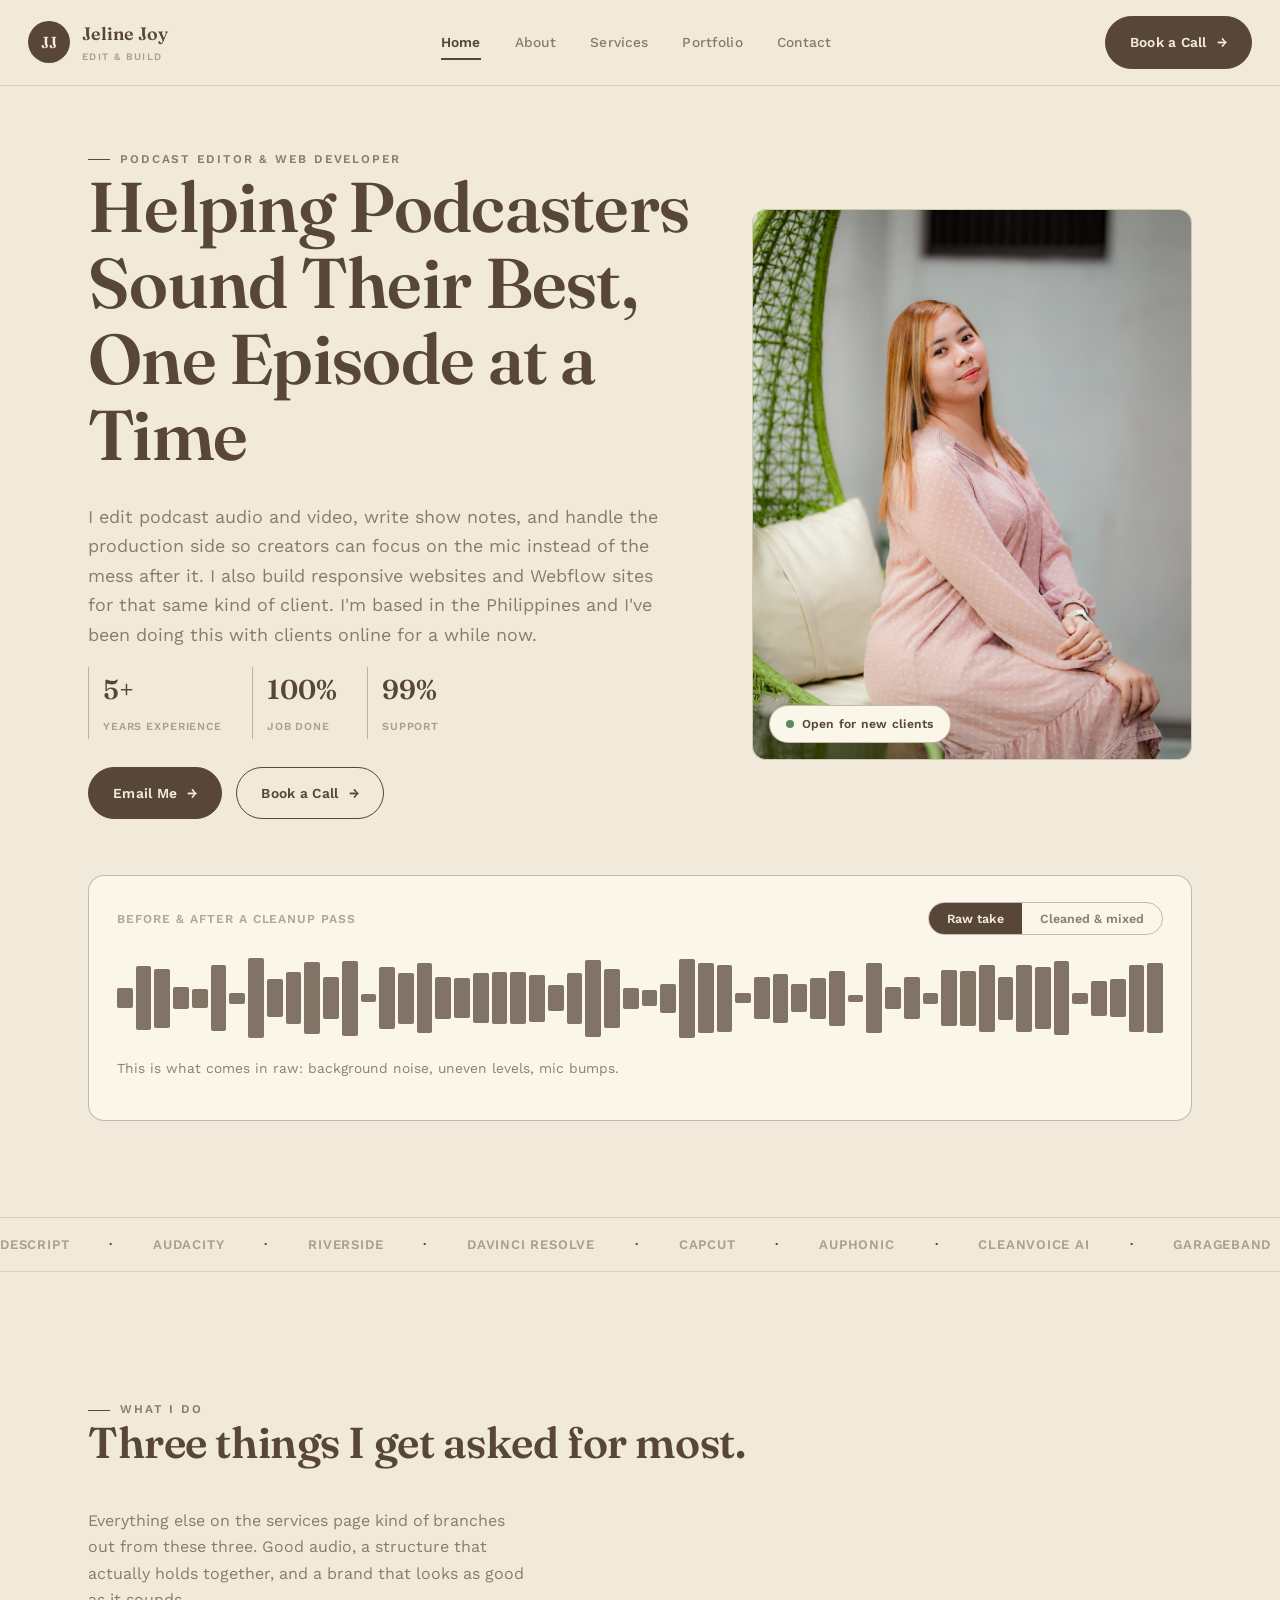
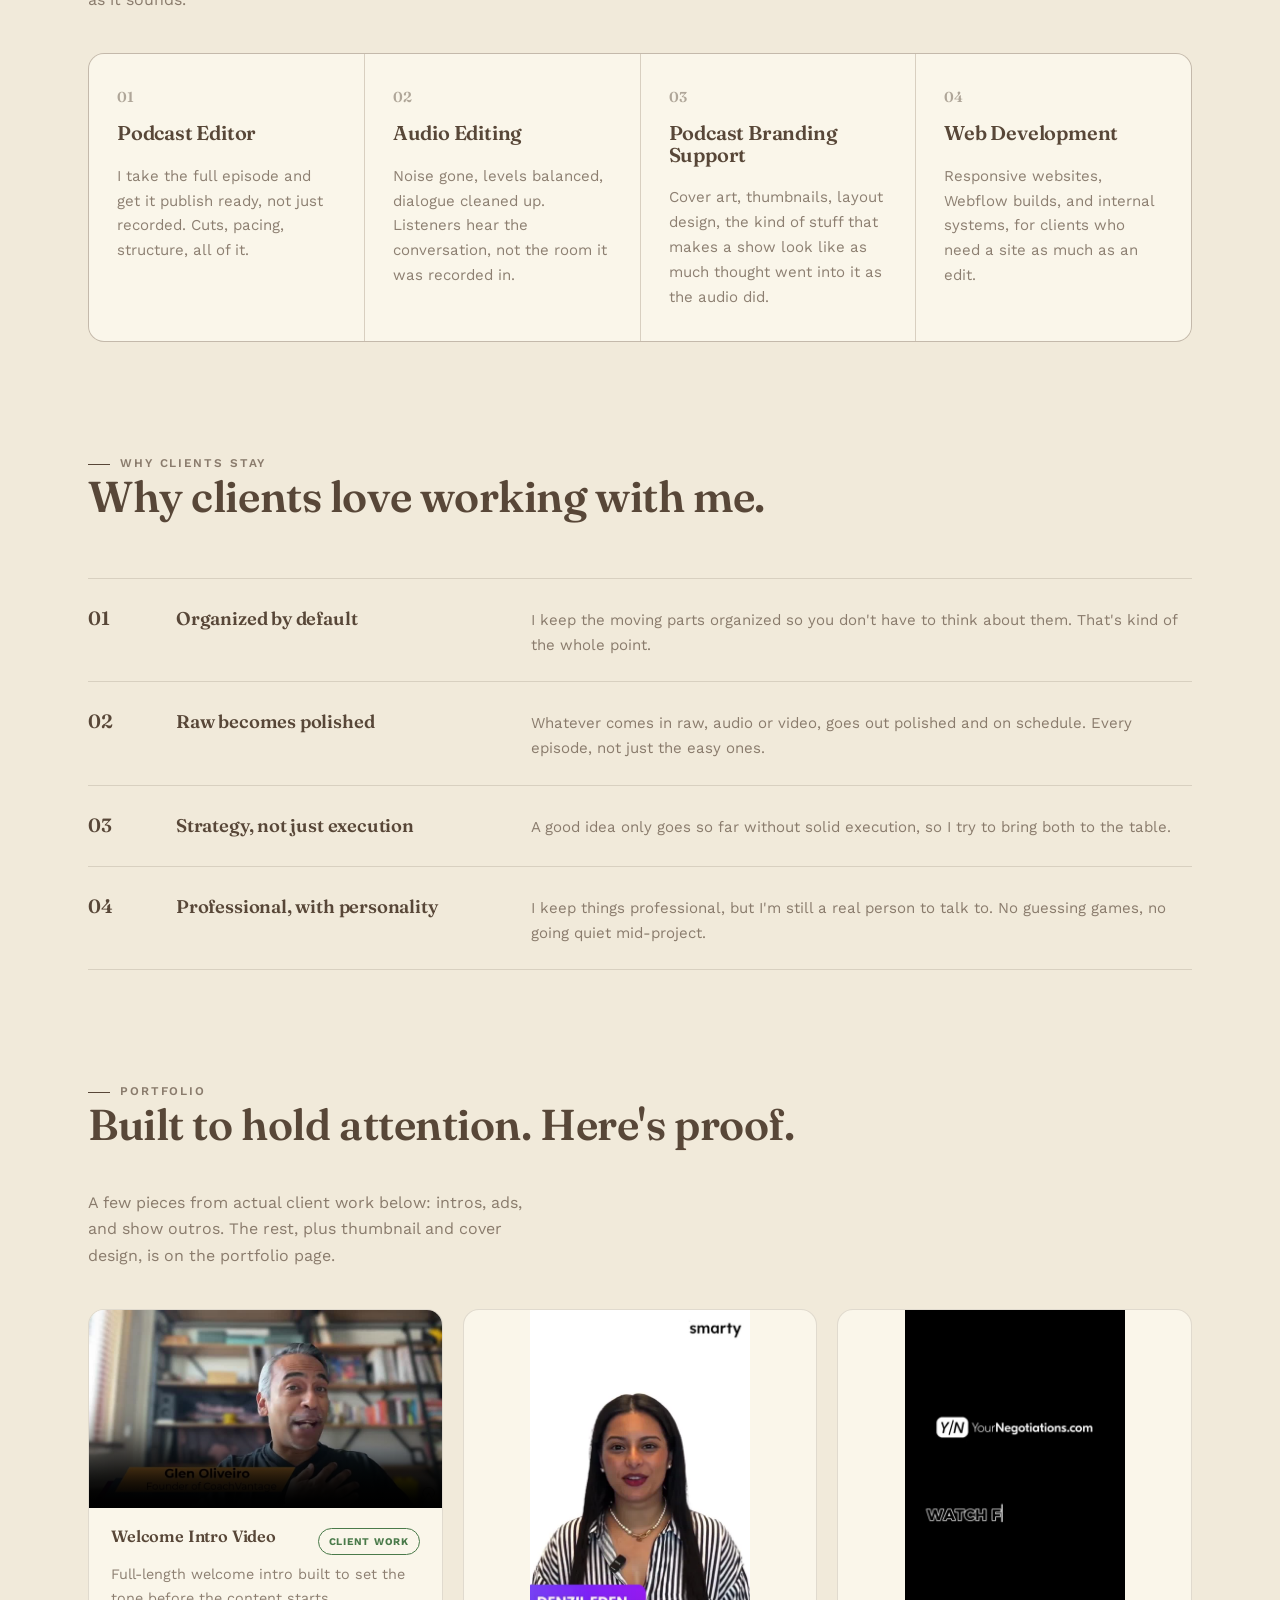
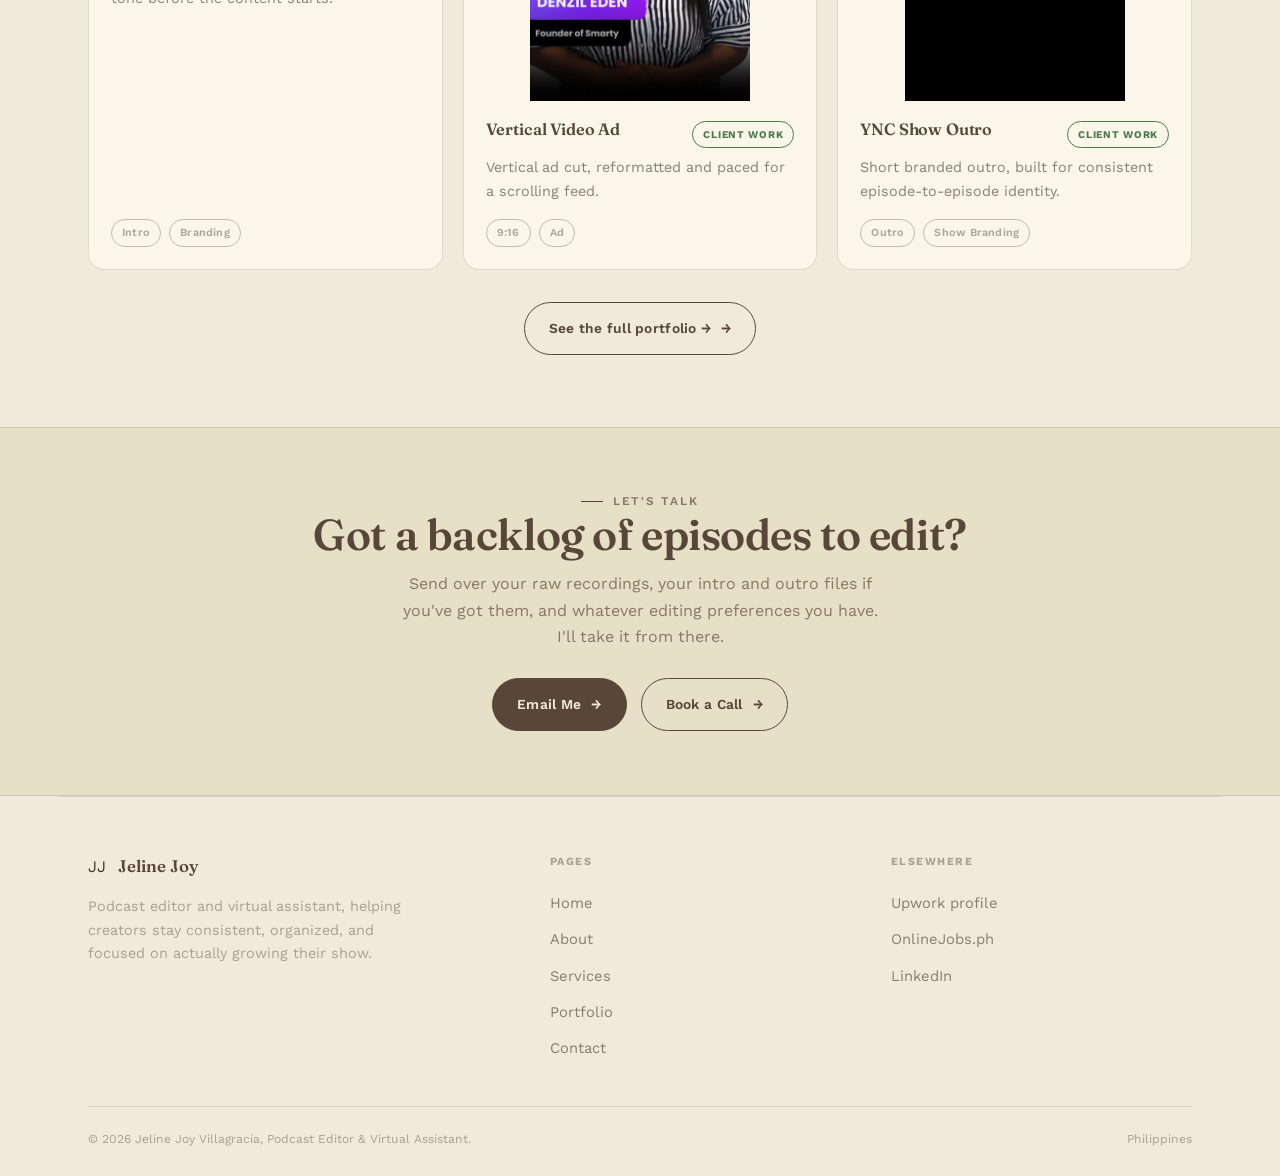
<file: index.html>
<!DOCTYPE html>
<html lang="en">
<head>
<meta charset="UTF-8">
<meta name="viewport" content="width=device-width, initial-scale=1.0">
<title>Jeline Joy Villagracia | Podcast Editor &amp; Virtual Assistant</title>
<meta name="description" content="Helping podcasters sound their best, one episode at a time. Podcast editing, audio cleanup, and branding support by Jeline Joy Villagracia.">
<link rel="preconnect" href="https://fonts.googleapis.com">
<link href="https://fonts.googleapis.com/css2?family=Fraunces:opsz,wght@9..144,500;9..144,600;9..144,700&family=Work+Sans:wght@400;500;600;700&display=swap" rel="stylesheet">
<link rel="stylesheet" href="./style.css">
</head>
<body>

<header class="nav-bar">
  <a class="brand" href="./index.html">
    <span class="mark">JJ</span>
    <span>Jeline Joy<br><small>Edit &amp; Build</small></span>
  </a>
  <button class="menu-toggle" aria-label="Open menu" aria-expanded="false">☰</button>
  <nav class="nav-links" aria-label="Main navigation">
    <a href="./index.html" aria-current="page">Home</a>
    <a href="./about.html">About</a>
    <a href="./services.html">Services</a>
    <a href="./portfolio.html">Portfolio</a>
    <a href="./contact.html">Contact</a>
  </nav>
  <div class="nav-actions">
    <a class="btn btn-primary" href="./contact.html">Book a Call</a>
  </div>
</header>

<main>

<section class="hero wrap">
  <div class="hero-grid">
    <div>
      <span class="eyebrow">Podcast Editor &amp; Web Developer</span>
      <h1>Helping Podcasters Sound Their Best, One Episode at a Time</h1>
      <p class="lead">I edit podcast audio and video, write show notes, and handle the production side so creators can focus on the mic instead of the mess after it. I also build responsive websites and Webflow sites for that same kind of client. I'm based in the Philippines and I've been doing this with clients online for a while now.</p>
      <div class="hero-stats">
        <div><b>5+</b><span>Years experience</span></div>
        <div><b>100%</b><span>Job done</span></div>
        <div><b>99%</b><span>Support</span></div>
      </div>
      <div class="hero-actions">
        <a class="btn btn-primary" href="mailto:Jelinejoy.villagraciaxxx@gmail.com">Email Me</a>
        <a class="btn btn-ghost" href="./contact.html">Book a Call</a>
      </div>
    </div>
    <div class="hero-portrait reveal">
      <img src="./assets/photos/portrait-1.jpg" alt="Jeline Joy Villagracia">
      <span class="tag">Open for new clients</span>
    </div>
  </div>

  <div class="waveform-block">
    <div class="waveform-head">
      <span class="wf-label">Before &amp; after a cleanup pass</span>
      <div class="wf-toggle">
        <button data-wf-btn="raw" class="active">Raw take</button>
        <button data-wf-btn="clean">Cleaned &amp; mixed</button>
      </div>
    </div>
    <div class="wf-bars" data-wf-bars></div>
    <p class="waveform-caption" data-wf-caption>This is what comes in raw: background noise, uneven levels, mic bumps.</p>
  </div>
</section>

<div class="marquee" aria-hidden="true">
  <div class="marquee-track">
    <span>Descript</span><span>Audacity</span><span>Riverside</span><span>DaVinci Resolve</span><span>CapCut</span><span>Auphonic</span><span>Cleanvoice AI</span><span>GarageBand</span><span>Notion</span><span>Canva</span>
    <span>Descript</span><span>Audacity</span><span>Riverside</span><span>DaVinci Resolve</span><span>CapCut</span><span>Auphonic</span><span>Cleanvoice AI</span><span>GarageBand</span><span>Notion</span><span>Canva</span>
  </div>
</div>

<section class="section wrap">
  <div class="section-head">
    <div><span class="eyebrow">What I do</span><h2>Three things I get asked for most.</h2></div>
    <p>Everything else on the services page kind of branches out from these three. Good audio, a structure that actually holds together, and a brand that looks as good as it sounds.</p>
  </div>
  <div class="card-grid cols-4">
    <a class="card reveal" href="./services.html">
      <span class="tc-num">01</span>
      <h3>Podcast Editor</h3>
      <p>I take the full episode and get it publish ready, not just recorded. Cuts, pacing, structure, all of it.</p>
    </a>
    <a class="card reveal" href="./services.html">
      <span class="tc-num">02</span>
      <h3>Audio Editing</h3>
      <p>Noise gone, levels balanced, dialogue cleaned up. Listeners hear the conversation, not the room it was recorded in.</p>
    </a>
    <a class="card reveal" href="./services.html">
      <span class="tc-num">03</span>
      <h3>Podcast Branding Support</h3>
      <p>Cover art, thumbnails, layout design, the kind of stuff that makes a show look like as much thought went into it as the audio did.</p>
    </a>
    <a class="card reveal" href="./portfolio.html#web-development">
      <span class="tc-num">04</span>
      <h3>Web Development</h3>
      <p>Responsive websites, Webflow builds, and internal systems, for clients who need a site as much as an edit.</p>
    </a>
  </div>
</section>

<section class="section wrap section-tight">
  <div class="section-head">
    <div><span class="eyebrow">Why clients stay</span><h2>Why clients love working with me.</h2></div>
  </div>
  <div class="process">
    <div class="process-row reveal"><span class="step-num">01</span><h4>Organized by default</h4><p>I keep the moving parts organized so you don't have to think about them. That's kind of the whole point.</p></div>
    <div class="process-row reveal"><span class="step-num">02</span><h4>Raw becomes polished</h4><p>Whatever comes in raw, audio or video, goes out polished and on schedule. Every episode, not just the easy ones.</p></div>
    <div class="process-row reveal"><span class="step-num">03</span><h4>Strategy, not just execution</h4><p>A good idea only goes so far without solid execution, so I try to bring both to the table.</p></div>
    <div class="process-row reveal"><span class="step-num">04</span><h4>Professional, with personality</h4><p>I keep things professional, but I'm still a real person to talk to. No guessing games, no going quiet mid-project.</p></div>
  </div>
</section>

<section class="section wrap">
  <div class="section-head">
    <div><span class="eyebrow">Portfolio</span><h2>Built to hold attention. Here's proof.</h2></div>
    <p>A few pieces from actual client work below: intros, ads, and show outros. The rest, plus thumbnail and cover design, is on the portfolio page.</p>
  </div>
  <div class="portfolio-grid">
    <article class="portfolio-card reveal">
      <div class="video-frame">
        <video controls preload="none" playsinline poster="./assets/posters/welcome-intro-video.jpg">
          <source src="./assets/videos/welcome-intro-video.mp4" type="video/mp4">
        </video>
      </div>
      <div class="portfolio-body">
        <div class="portfolio-top"><h3>Welcome Intro Video</h3><span class="status open">Client work</span></div>
        <p>Full-length welcome intro built to set the tone before the content starts.</p>
        <div class="tag-row"><span class="tag">Intro</span><span class="tag">Branding</span></div>
      </div>
    </article>
    <article class="portfolio-card reveal">
      <div class="video-frame portrait">
        <video controls preload="none" playsinline poster="./assets/posters/video-ads-vertical.jpg">
          <source src="./assets/videos/video-ads-vertical.mp4" type="video/mp4">
        </video>
      </div>
      <div class="portfolio-body">
        <div class="portfolio-top"><h3>Vertical Video Ad</h3><span class="status open">Client work</span></div>
        <p>Vertical ad cut, reformatted and paced for a scrolling feed.</p>
        <div class="tag-row"><span class="tag">9:16</span><span class="tag">Ad</span></div>
      </div>
    </article>
    <article class="portfolio-card reveal">
      <div class="video-frame portrait">
        <video controls preload="none" playsinline poster="./assets/posters/ync-outro.jpg">
          <source src="./assets/videos/ync-outro.mp4" type="video/mp4">
        </video>
      </div>
      <div class="portfolio-body">
        <div class="portfolio-top"><h3>YNC Show Outro</h3><span class="status open">Client work</span></div>
        <p>Short branded outro, built for consistent episode-to-episode identity.</p>
        <div class="tag-row"><span class="tag">Outro</span><span class="tag">Show Branding</span></div>
      </div>
    </article>
  </div>
  <div style="margin-top:32px; text-align:center;">
    <a class="btn btn-ghost" href="./portfolio.html">See the full portfolio →</a>
  </div>
</section>

<section class="cta-band">
  <div class="wrap">
    <span class="eyebrow" style="justify-content:center;">Let's talk</span>
    <h2>Got a backlog of episodes to edit?</h2>
    <p>Send over your raw recordings, your intro and outro files if you've got them, and whatever editing preferences you have. I'll take it from there.</p>
    <div class="cta-actions">
      <a class="btn btn-primary" href="mailto:Jelinejoy.villagraciaxxx@gmail.com">Email Me</a>
      <a class="btn btn-ghost" href="./contact.html">Book a Call</a>
    </div>
  </div>
</section>

</main>

<footer class="footer wrap">
  <div class="footer-top">
    <div>
      <a class="footer-brand" href="./index.html"><span class="mark">JJ</span><span style="font-family:var(--display); font-weight:600; font-size:1.05rem; color:var(--ink);">Jeline Joy</span></a>
      <p>Podcast editor and virtual assistant, helping creators stay consistent, organized, and focused on actually growing their show.</p>
    </div>
    <div class="footer-links">
      <h5>Pages</h5>
      <a href="./index.html">Home</a>
      <a href="./about.html">About</a>
      <a href="./services.html">Services</a>
      <a href="./portfolio.html">Portfolio</a>
      <a href="./contact.html">Contact</a>
    </div>
    <div class="footer-links">
      <h5>Elsewhere</h5>
      <a href="https://www.upwork.com/freelancers/~01a54a741a6106305e" target="_blank" rel="noopener">Upwork profile</a>
      <a href="https://www.onlinejobs.ph/jobseekers/info/1028850" target="_blank" rel="noopener">OnlineJobs.ph</a>
      <a href="https://www.linkedin.com/in/jelinejoy444a131a2/" target="_blank" rel="noopener">LinkedIn</a>
    </div>
  </div>
  <div class="footer-bottom">
    <span>&copy; 2026 Jeline Joy Villagracia, Podcast Editor &amp; Virtual Assistant.</span>
    <span>Philippines</span>
  </div>
</footer>

<script src="./script.js"></script>
</body>
</html>
</file>
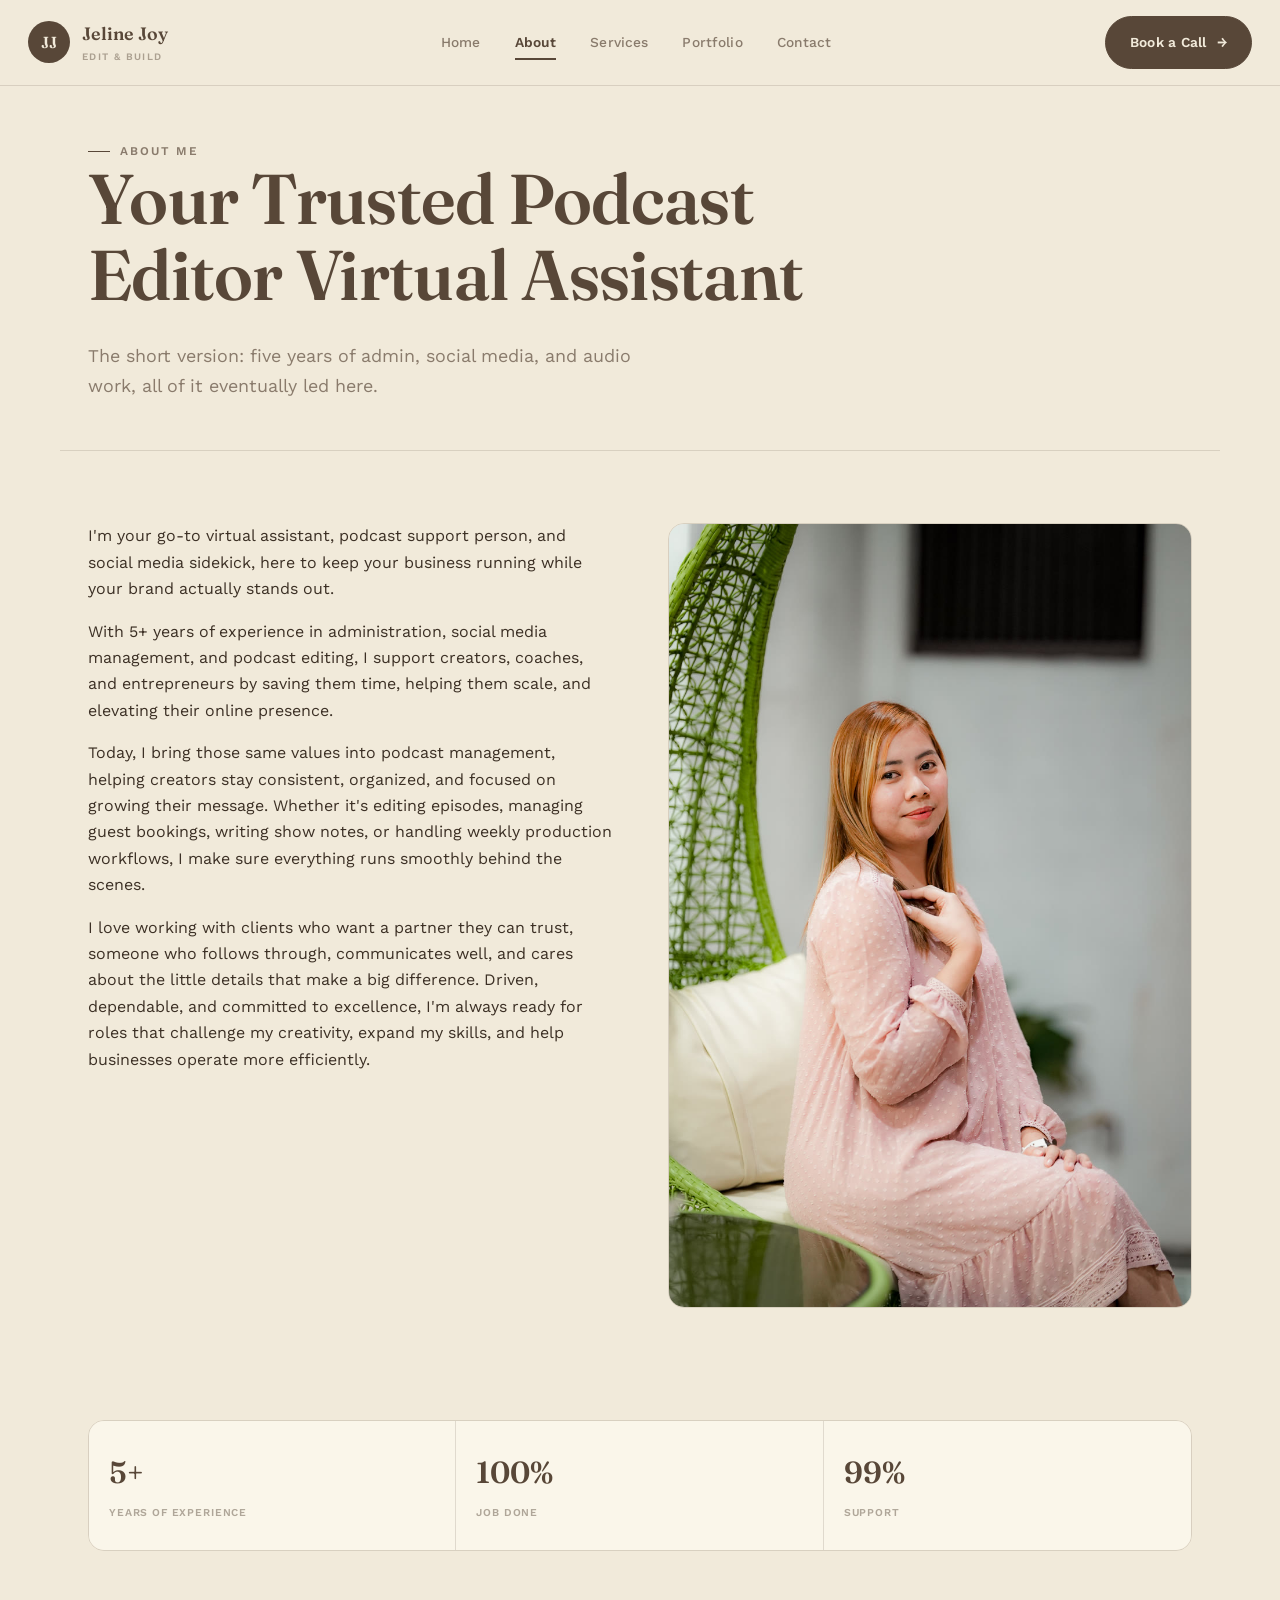
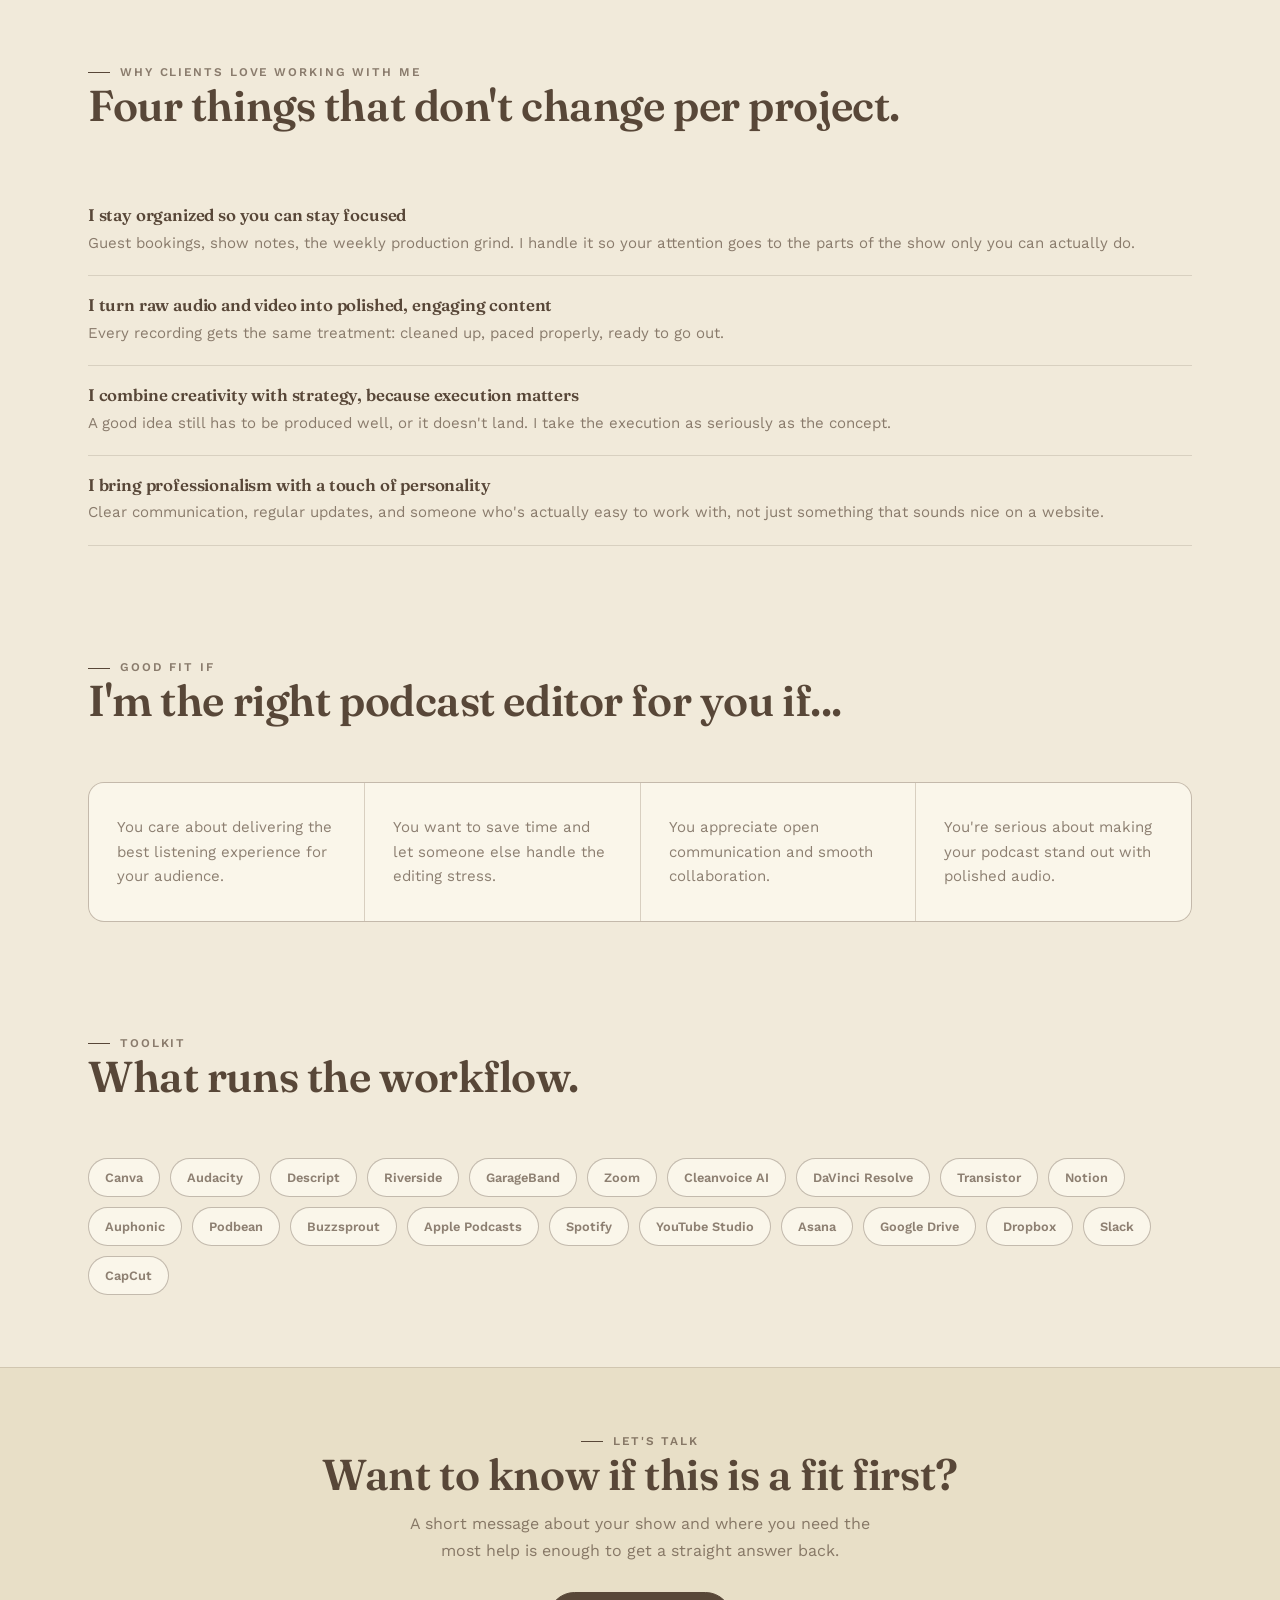
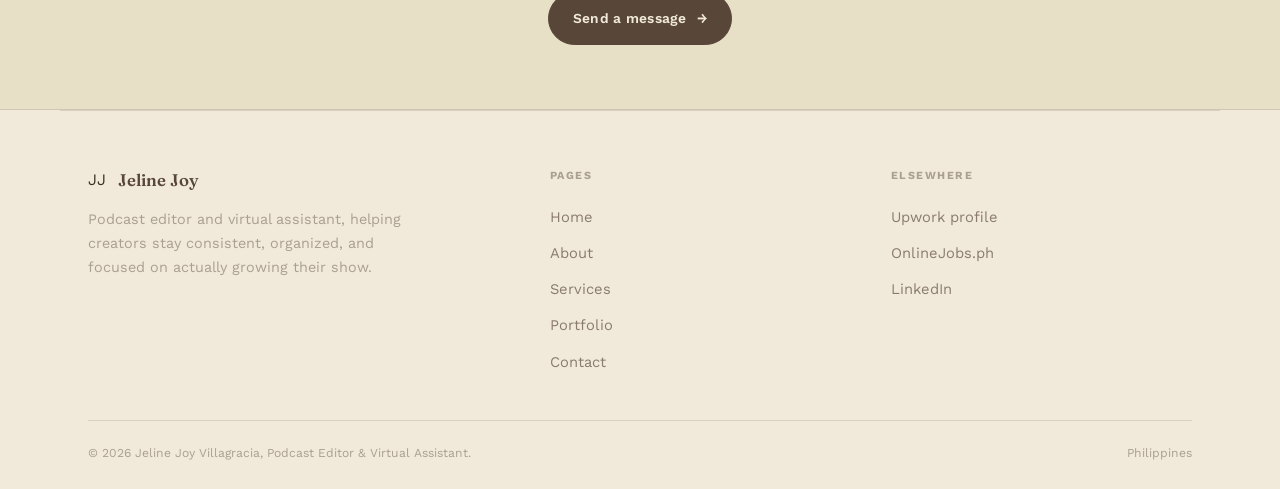
<file: about.html>
<!DOCTYPE html>
<html lang="en">
<head>
<meta charset="UTF-8">
<meta name="viewport" content="width=device-width, initial-scale=1.0">
<title>About | Jeline Joy Villagracia</title>
<meta name="description" content="Meet Jeline Joy Villagracia, podcast editor and virtual assistant with 5+ years of experience in podcast editing, social media, and admin support.">
<link rel="preconnect" href="https://fonts.googleapis.com">
<link href="https://fonts.googleapis.com/css2?family=Fraunces:opsz,wght@9..144,500;9..144,600;9..144,700&family=Work+Sans:wght@400;500;600;700&display=swap" rel="stylesheet">
<link rel="stylesheet" href="./style.css">
</head>
<body>

<header class="nav-bar">
  <a class="brand" href="./index.html">
    <span class="mark">JJ</span>
    <span>Jeline Joy<br><small>Edit &amp; Build</small></span>
  </a>
  <button class="menu-toggle" aria-label="Open menu" aria-expanded="false">☰</button>
  <nav class="nav-links" aria-label="Main navigation">
    <a href="./index.html">Home</a>
    <a href="./about.html" aria-current="page">About</a>
    <a href="./services.html">Services</a>
    <a href="./portfolio.html">Portfolio</a>
    <a href="./contact.html">Contact</a>
  </nav>
  <div class="nav-actions">
    <a class="btn btn-primary" href="./contact.html">Book a Call</a>
  </div>
</header>

<main>

<section class="page-hero wrap">
  <span class="eyebrow">About Me</span>
  <h1>Your Trusted Podcast Editor Virtual Assistant</h1>
  <p class="lead">The short version: five years of admin, social media, and audio work, all of it eventually led here.</p>
</section>

<section class="section wrap">
  <div class="split">
    <div>
      <p>I'm your go-to virtual assistant, podcast support person, and social media sidekick, here to keep your business running while your brand actually stands out.</p>
      <p>With 5+ years of experience in administration, social media management, and podcast editing, I support creators, coaches, and entrepreneurs by saving them time, helping them scale, and elevating their online presence.</p>
      <p>Today, I bring those same values into podcast management, helping creators stay consistent, organized, and focused on growing their message. Whether it's editing episodes, managing guest bookings, writing show notes, or handling weekly production workflows, I make sure everything runs smoothly behind the scenes.</p>
      <p>I love working with clients who want a partner they can trust, someone who follows through, communicates well, and cares about the little details that make a big difference. Driven, dependable, and committed to excellence, I'm always ready for roles that challenge my creativity, expand my skills, and help businesses operate more efficiently.</p>
    </div>
    <div class="split-media reveal">
      <img src="./assets/photos/portrait-2.jpg" alt="Jeline Joy Villagracia">
    </div>
  </div>
</section>

<section class="section wrap section-tight">
  <div class="stat-strip reveal">
    <div><b>5+</b><span>Years of experience</span></div>
    <div><b>100%</b><span>Job done</span></div>
    <div><b>99%</b><span>Support</span></div>
  </div>
</section>

<section class="section wrap">
  <div class="section-head">
    <div><span class="eyebrow">Why clients love working with me</span><h2>Four things that don't change per project.</h2></div>
  </div>
  <div class="principle reveal">
    <h4>I stay organized so you can stay focused</h4>
    <p>Guest bookings, show notes, the weekly production grind. I handle it so your attention goes to the parts of the show only you can actually do.</p>
  </div>
  <div class="principle reveal">
    <h4>I turn raw audio and video into polished, engaging content</h4>
    <p>Every recording gets the same treatment: cleaned up, paced properly, ready to go out.</p>
  </div>
  <div class="principle reveal">
    <h4>I combine creativity with strategy, because execution matters</h4>
    <p>A good idea still has to be produced well, or it doesn't land. I take the execution as seriously as the concept.</p>
  </div>
  <div class="principle reveal">
    <h4>I bring professionalism with a touch of personality</h4>
    <p>Clear communication, regular updates, and someone who's actually easy to work with, not just something that sounds nice on a website.</p>
  </div>
</section>

<section class="section wrap section-tight">
  <div class="section-head">
    <div><span class="eyebrow">Good fit if</span><h2>I'm the right podcast editor for you if...</h2></div>
  </div>
  <div class="card-grid cols-4">
    <div class="card reveal"><p>You care about delivering the best listening experience for your audience.</p></div>
    <div class="card reveal"><p>You want to save time and let someone else handle the editing stress.</p></div>
    <div class="card reveal"><p>You appreciate open communication and smooth collaboration.</p></div>
    <div class="card reveal"><p>You're serious about making your podcast stand out with polished audio.</p></div>
  </div>
</section>

<section class="section wrap">
  <div class="section-head">
    <div><span class="eyebrow">Toolkit</span><h2>What runs the workflow.</h2></div>
  </div>
  <div class="toolkit reveal">
    <span>Canva</span><span>Audacity</span><span>Descript</span><span>Riverside</span><span>GarageBand</span>
    <span>Zoom</span><span>Cleanvoice AI</span><span>DaVinci Resolve</span><span>Transistor</span><span>Notion</span>
    <span>Auphonic</span><span>Podbean</span><span>Buzzsprout</span><span>Apple Podcasts</span><span>Spotify</span>
    <span>YouTube Studio</span><span>Asana</span><span>Google Drive</span><span>Dropbox</span><span>Slack</span><span>CapCut</span>
  </div>
</section>

<section class="cta-band">
  <div class="wrap">
    <span class="eyebrow" style="justify-content:center;">Let's talk</span>
    <h2>Want to know if this is a fit first?</h2>
    <p>A short message about your show and where you need the most help is enough to get a straight answer back.</p>
    <div class="cta-actions">
      <a class="btn btn-primary" href="./contact.html">Send a message</a>
    </div>
  </div>
</section>

</main>

<footer class="footer wrap">
  <div class="footer-top">
    <div>
      <a class="footer-brand" href="./index.html"><span class="mark">JJ</span><span style="font-family:var(--display); font-weight:600; font-size:1.05rem; color:var(--ink);">Jeline Joy</span></a>
      <p>Podcast editor and virtual assistant, helping creators stay consistent, organized, and focused on actually growing their show.</p>
    </div>
    <div class="footer-links">
      <h5>Pages</h5>
      <a href="./index.html">Home</a>
      <a href="./about.html">About</a>
      <a href="./services.html">Services</a>
      <a href="./portfolio.html">Portfolio</a>
      <a href="./contact.html">Contact</a>
    </div>
    <div class="footer-links">
      <h5>Elsewhere</h5>
      <a href="https://www.upwork.com/freelancers/~01a54a741a6106305e" target="_blank" rel="noopener">Upwork profile</a>
      <a href="https://www.onlinejobs.ph/jobseekers/info/1028850" target="_blank" rel="noopener">OnlineJobs.ph</a>
      <a href="https://www.linkedin.com/in/jelinejoy444a131a2/" target="_blank" rel="noopener">LinkedIn</a>
    </div>
  </div>
  <div class="footer-bottom">
    <span>&copy; 2026 Jeline Joy Villagracia, Podcast Editor &amp; Virtual Assistant.</span>
    <span>Philippines</span>
  </div>
</footer>

<script src="./script.js"></script>
</body>
</html>
</file>
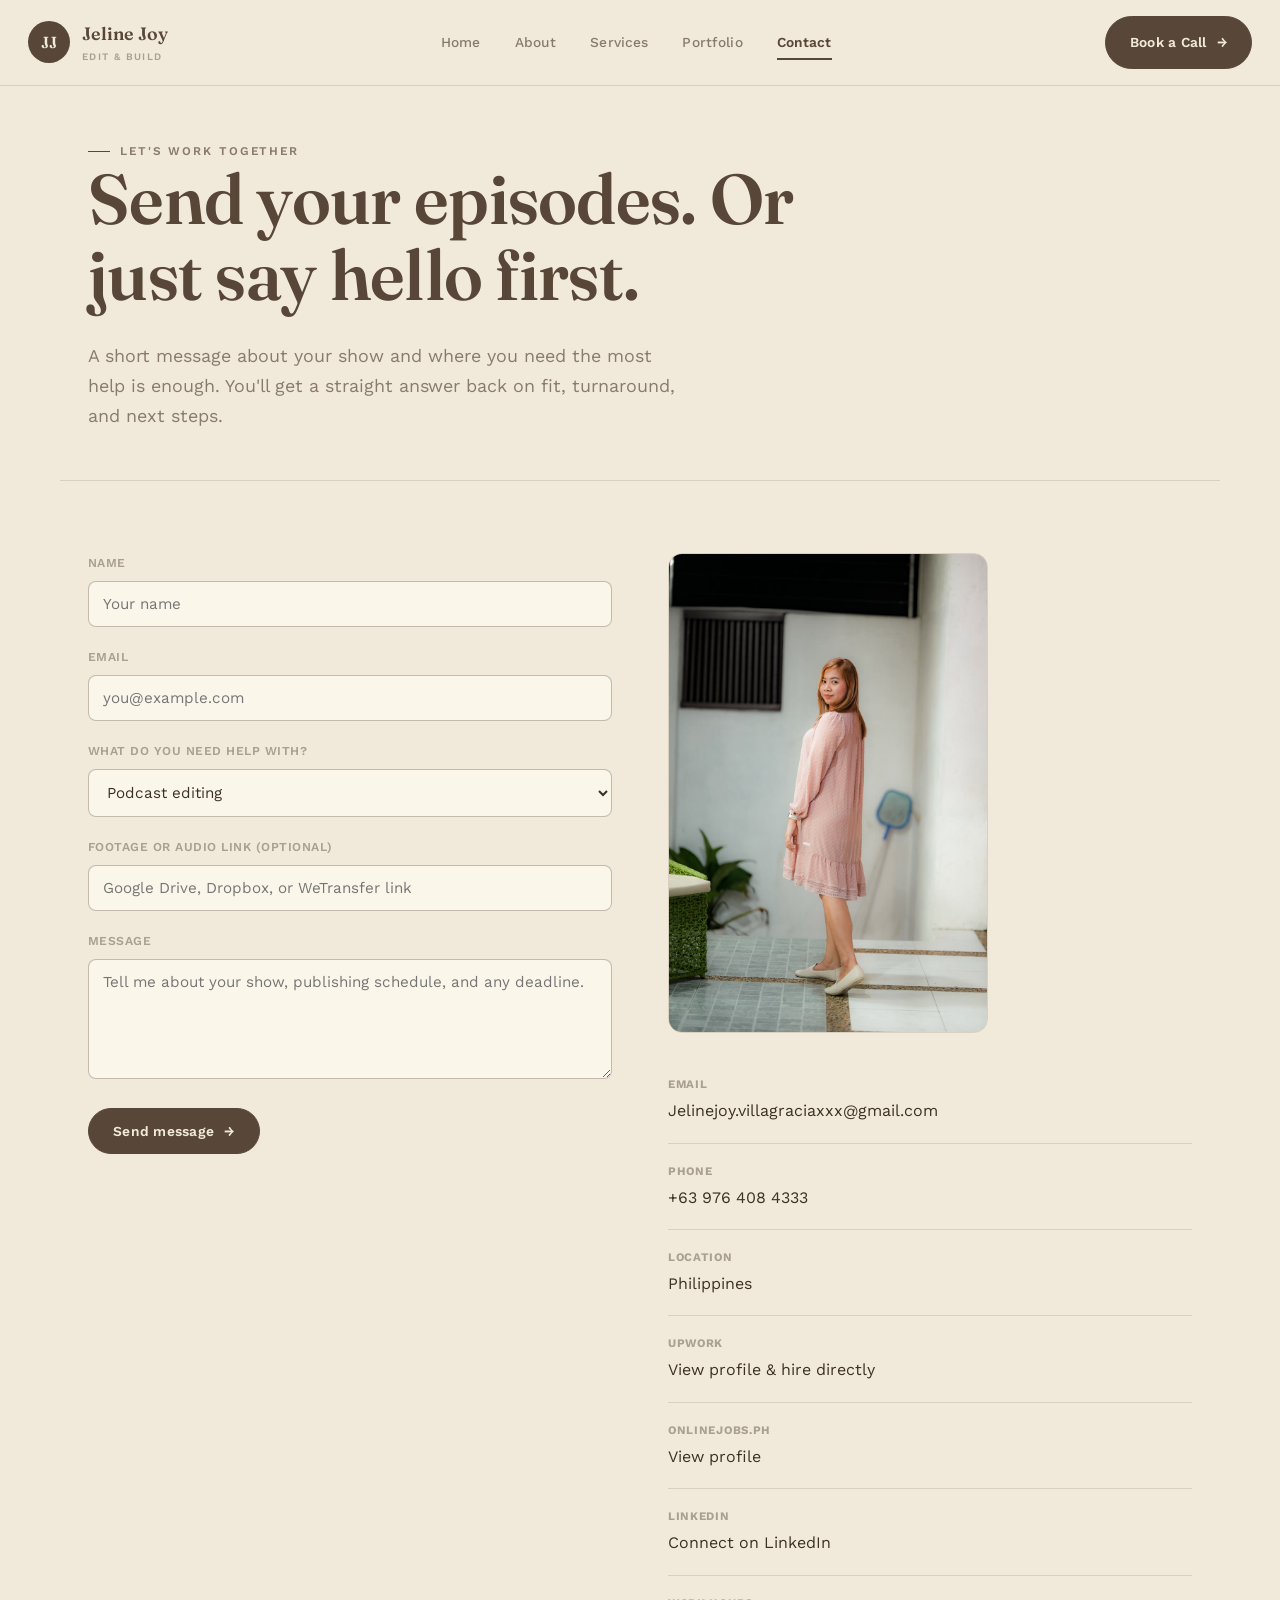
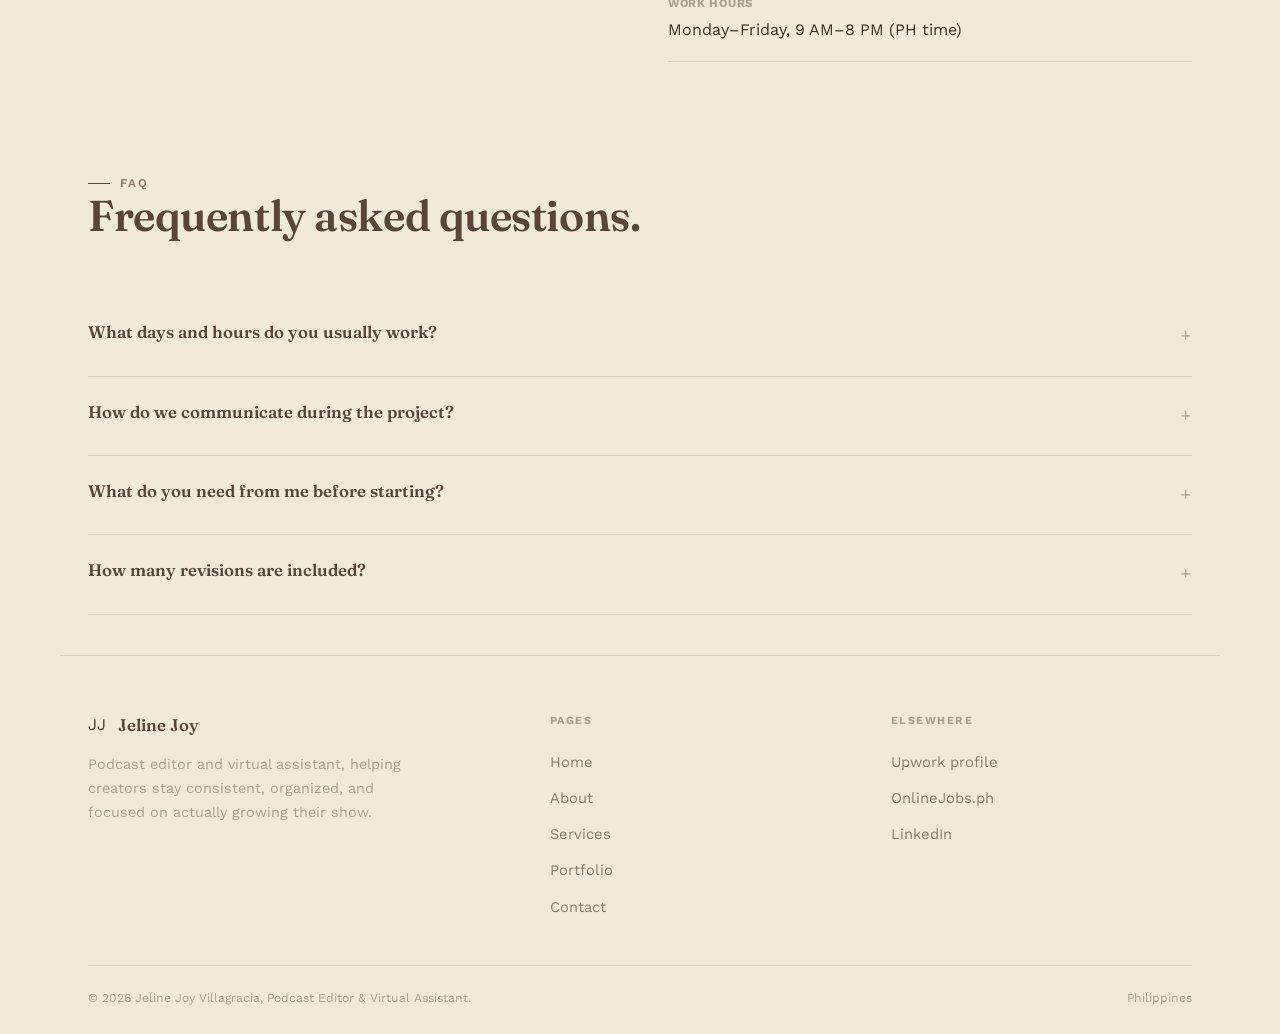
<file: contact.html>
<!DOCTYPE html>
<html lang="en">
<head>
<meta charset="UTF-8">
<meta name="viewport" content="width=device-width, initial-scale=1.0">
<title>Contact | Jeline Joy Villagracia</title>
<meta name="description" content="Get in touch about a podcast editing, audio editing, or virtual assistant project.">
<link rel="preconnect" href="https://fonts.googleapis.com">
<link href="https://fonts.googleapis.com/css2?family=Fraunces:opsz,wght@9..144,500;9..144,600;9..144,700&family=Work+Sans:wght@400;500;600;700&display=swap" rel="stylesheet">
<link rel="stylesheet" href="./style.css">
</head>
<body>

<header class="nav-bar">
  <a class="brand" href="./index.html">
    <span class="mark">JJ</span>
    <span>Jeline Joy<br><small>Edit &amp; Build</small></span>
  </a>
  <button class="menu-toggle" aria-label="Open menu" aria-expanded="false">☰</button>
  <nav class="nav-links" aria-label="Main navigation">
    <a href="./index.html">Home</a>
    <a href="./about.html">About</a>
    <a href="./services.html">Services</a>
    <a href="./portfolio.html">Portfolio</a>
    <a href="./contact.html" aria-current="page">Contact</a>
  </nav>
  <div class="nav-actions">
    <a class="btn btn-primary" href="./contact.html">Book a Call</a>
  </div>
</header>

<main>

<section class="page-hero wrap">
  <span class="eyebrow">Let's Work Together</span>
  <h1>Send your episodes. Or just say hello first.</h1>
  <p class="lead">A short message about your show and where you need the most help is enough. You'll get a straight answer back on fit, turnaround, and next steps.</p>
</section>

<section class="section wrap">
  <div class="contact-grid">

    <form class="contact-form reveal" action="mailto:Jelinejoy.villagraciaxxx@gmail.com" method="post" enctype="text/plain">
      <div class="form-field">
        <label for="name">Name</label>
        <input type="text" id="name" name="name" required placeholder="Your name">
      </div>
      <div class="form-field">
        <label for="email">Email</label>
        <input type="email" id="email" name="email" required placeholder="you@example.com">
      </div>
      <div class="form-field">
        <label for="service">What do you need help with?</label>
        <select id="service" name="service">
          <option>Podcast editing</option>
          <option>Audio editing</option>
          <option>Video editing</option>
          <option>Content repurposing</option>
          <option>Admin / social media support</option>
          <option>Graphic design (thumbnails, covers)</option>
          <option>Something else</option>
        </select>
      </div>
      <div class="form-field">
        <label for="footage">Footage or audio link (optional)</label>
        <input type="url" id="footage" name="footage" placeholder="Google Drive, Dropbox, or WeTransfer link">
      </div>
      <div class="form-field">
        <label for="message">Message</label>
        <textarea id="message" name="message" required placeholder="Tell me about your show, publishing schedule, and any deadline."></textarea>
      </div>
      <button type="submit" class="btn btn-primary">Send message</button>
    </form>

    <div class="contact-info">
      <img src="./assets/photos/portrait-3.jpg" alt="Jeline Joy Villagracia" style="border-radius:14px; border:1px solid var(--line); margin-bottom:24px; aspect-ratio:1365/2048; object-fit:cover; width:100%; max-width:320px;">
      <div class="info-row">
        <div><b>Email</b><a href="mailto:Jelinejoy.villagraciaxxx@gmail.com">Jelinejoy.villagraciaxxx@gmail.com</a></div>
      </div>
      <div class="info-row">
        <div><b>Phone</b><a href="tel:+639764084333">+63 976 408 4333</a></div>
      </div>
      <div class="info-row">
        <div><b>Location</b><span>Philippines</span></div>
      </div>
      <div class="info-row">
        <div><b>Upwork</b><a href="https://www.upwork.com/freelancers/~01a54a741a6106305e" target="_blank" rel="noopener">View profile &amp; hire directly</a></div>
      </div>
      <div class="info-row">
        <div><b>OnlineJobs.ph</b><a href="https://www.onlinejobs.ph/jobseekers/info/1028850" target="_blank" rel="noopener">View profile</a></div>
      </div>
      <div class="info-row">
        <div><b>LinkedIn</b><a href="https://www.linkedin.com/in/jelinejoy444a131a2/" target="_blank" rel="noopener">Connect on LinkedIn</a></div>
      </div>
      <div class="info-row">
        <div><b>Work hours</b><span>Monday–Friday, 9 AM–8 PM (PH time)</span></div>
      </div>
    </div>

  </div>
</section>

<section class="section wrap section-tight">
  <div class="section-head">
    <div><span class="eyebrow">FAQ</span><h2>Frequently asked questions.</h2></div>
  </div>
  <div class="faq-list">
    <details class="faq-item reveal">
      <summary>What days and hours do you usually work?</summary>
      <p>I typically work Monday to Friday, 9 AM – 8 PM (PH Time). I don't usually work weekends, but I do check messages and can handle urgent edits if arranged in advance.</p>
    </details>
    <details class="faq-item reveal">
      <summary>How do we communicate during the project?</summary>
      <p>I'm flexible! Most of my clients prefer email, Slack, or Zoom for updates. I'll always keep you in the loop and provide progress updates so you know where we are in the editing process.</p>
    </details>
    <details class="faq-item reveal">
      <summary>What do you need from me before starting?</summary>
      <p>Just your raw recordings, intro/outro files (if you have them), and any editing preferences. If you're new to podcasting, don't worry. I'll guide you step by step.</p>
    </details>
    <details class="faq-item reveal">
      <summary>How many revisions are included?</summary>
      <p>Each package comes with 1–2 rounds of revisions per episode. I want to make sure you're happy with the final edit, so I'll always listen carefully to your feedback.</p>
    </details>
  </div>
</section>

</main>

<footer class="footer wrap">
  <div class="footer-top">
    <div>
      <a class="footer-brand" href="./index.html"><span class="mark">JJ</span><span style="font-family:var(--display); font-weight:600; font-size:1.05rem; color:var(--ink);">Jeline Joy</span></a>
      <p>Podcast editor and virtual assistant, helping creators stay consistent, organized, and focused on actually growing their show.</p>
    </div>
    <div class="footer-links">
      <h5>Pages</h5>
      <a href="./index.html">Home</a>
      <a href="./about.html">About</a>
      <a href="./services.html">Services</a>
      <a href="./portfolio.html">Portfolio</a>
      <a href="./contact.html">Contact</a>
    </div>
    <div class="footer-links">
      <h5>Elsewhere</h5>
      <a href="https://www.upwork.com/freelancers/~01a54a741a6106305e" target="_blank" rel="noopener">Upwork profile</a>
      <a href="https://www.onlinejobs.ph/jobseekers/info/1028850" target="_blank" rel="noopener">OnlineJobs.ph</a>
      <a href="https://www.linkedin.com/in/jelinejoy444a131a2/" target="_blank" rel="noopener">LinkedIn</a>
    </div>
  </div>
  <div class="footer-bottom">
    <span>&copy; 2026 Jeline Joy Villagracia, Podcast Editor &amp; Virtual Assistant.</span>
    <span>Philippines</span>
  </div>
</footer>

<script src="./script.js"></script>
</body>
</html>
</file>
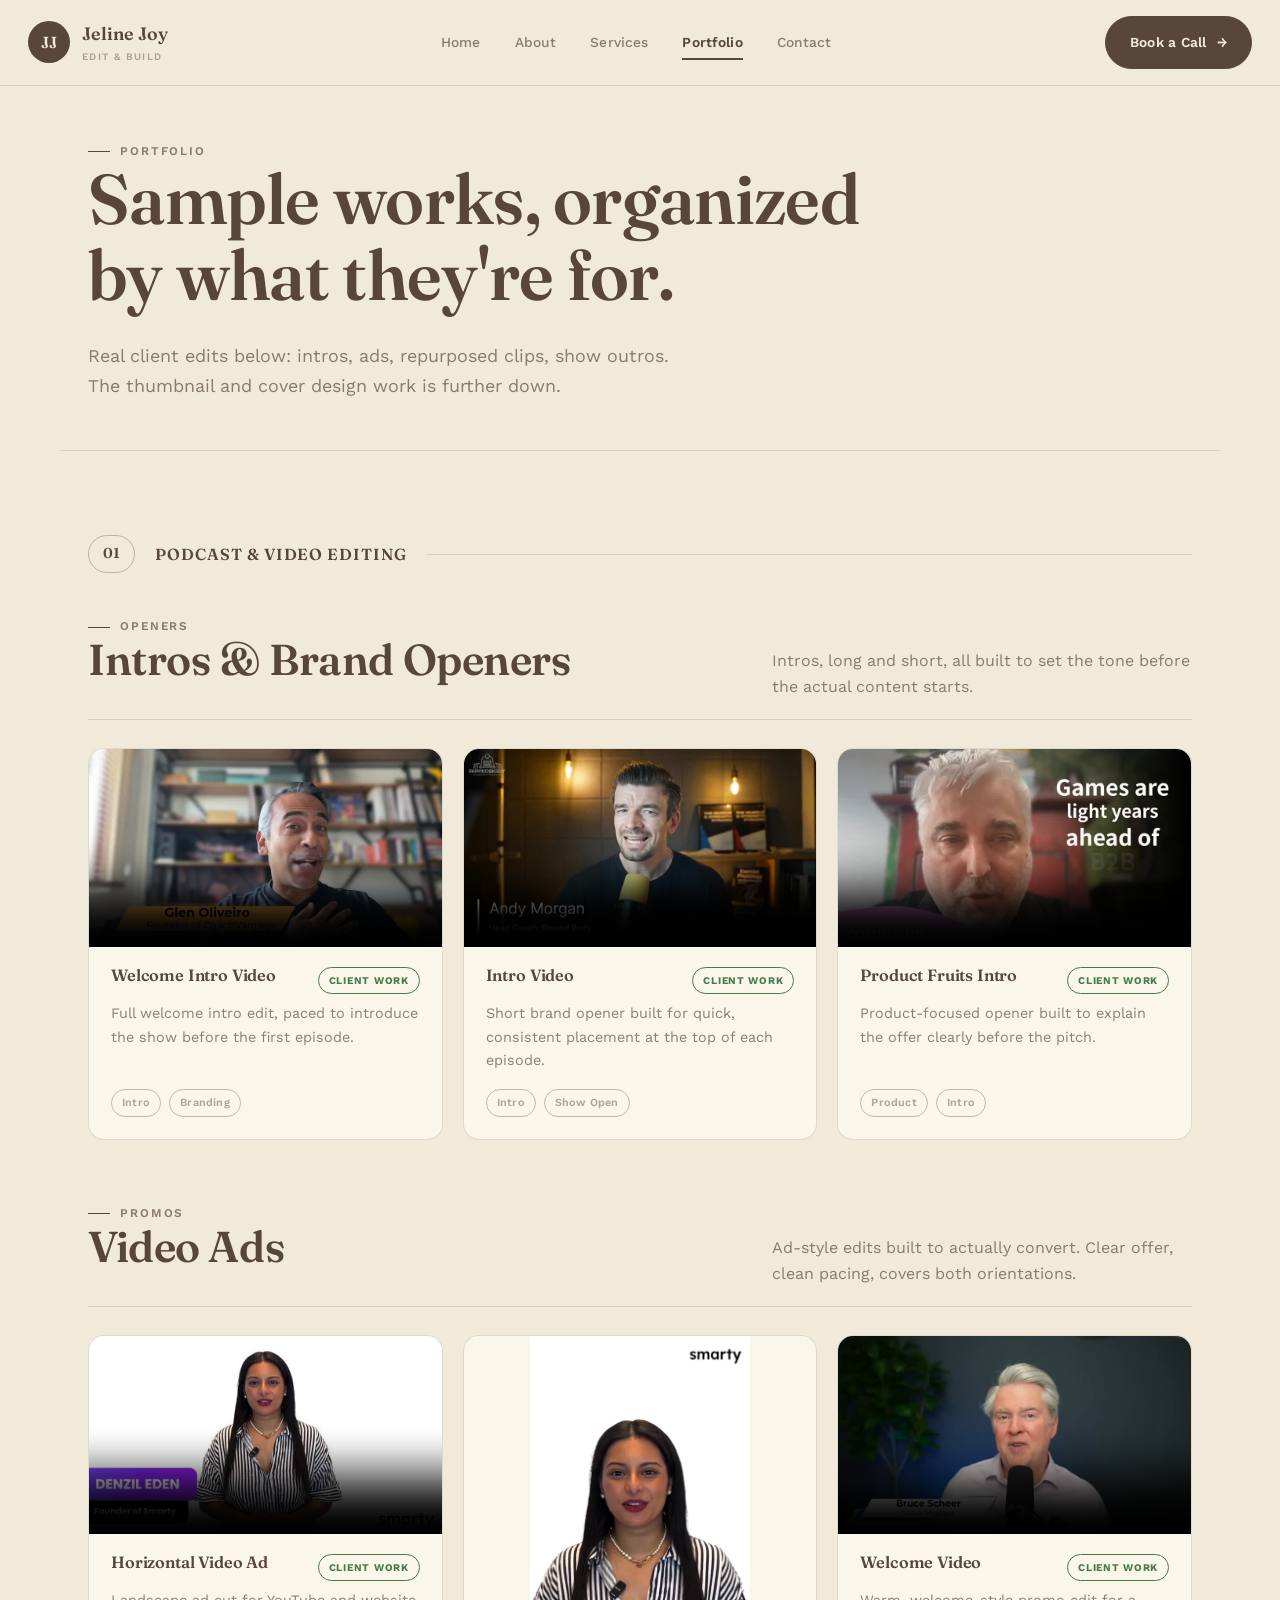
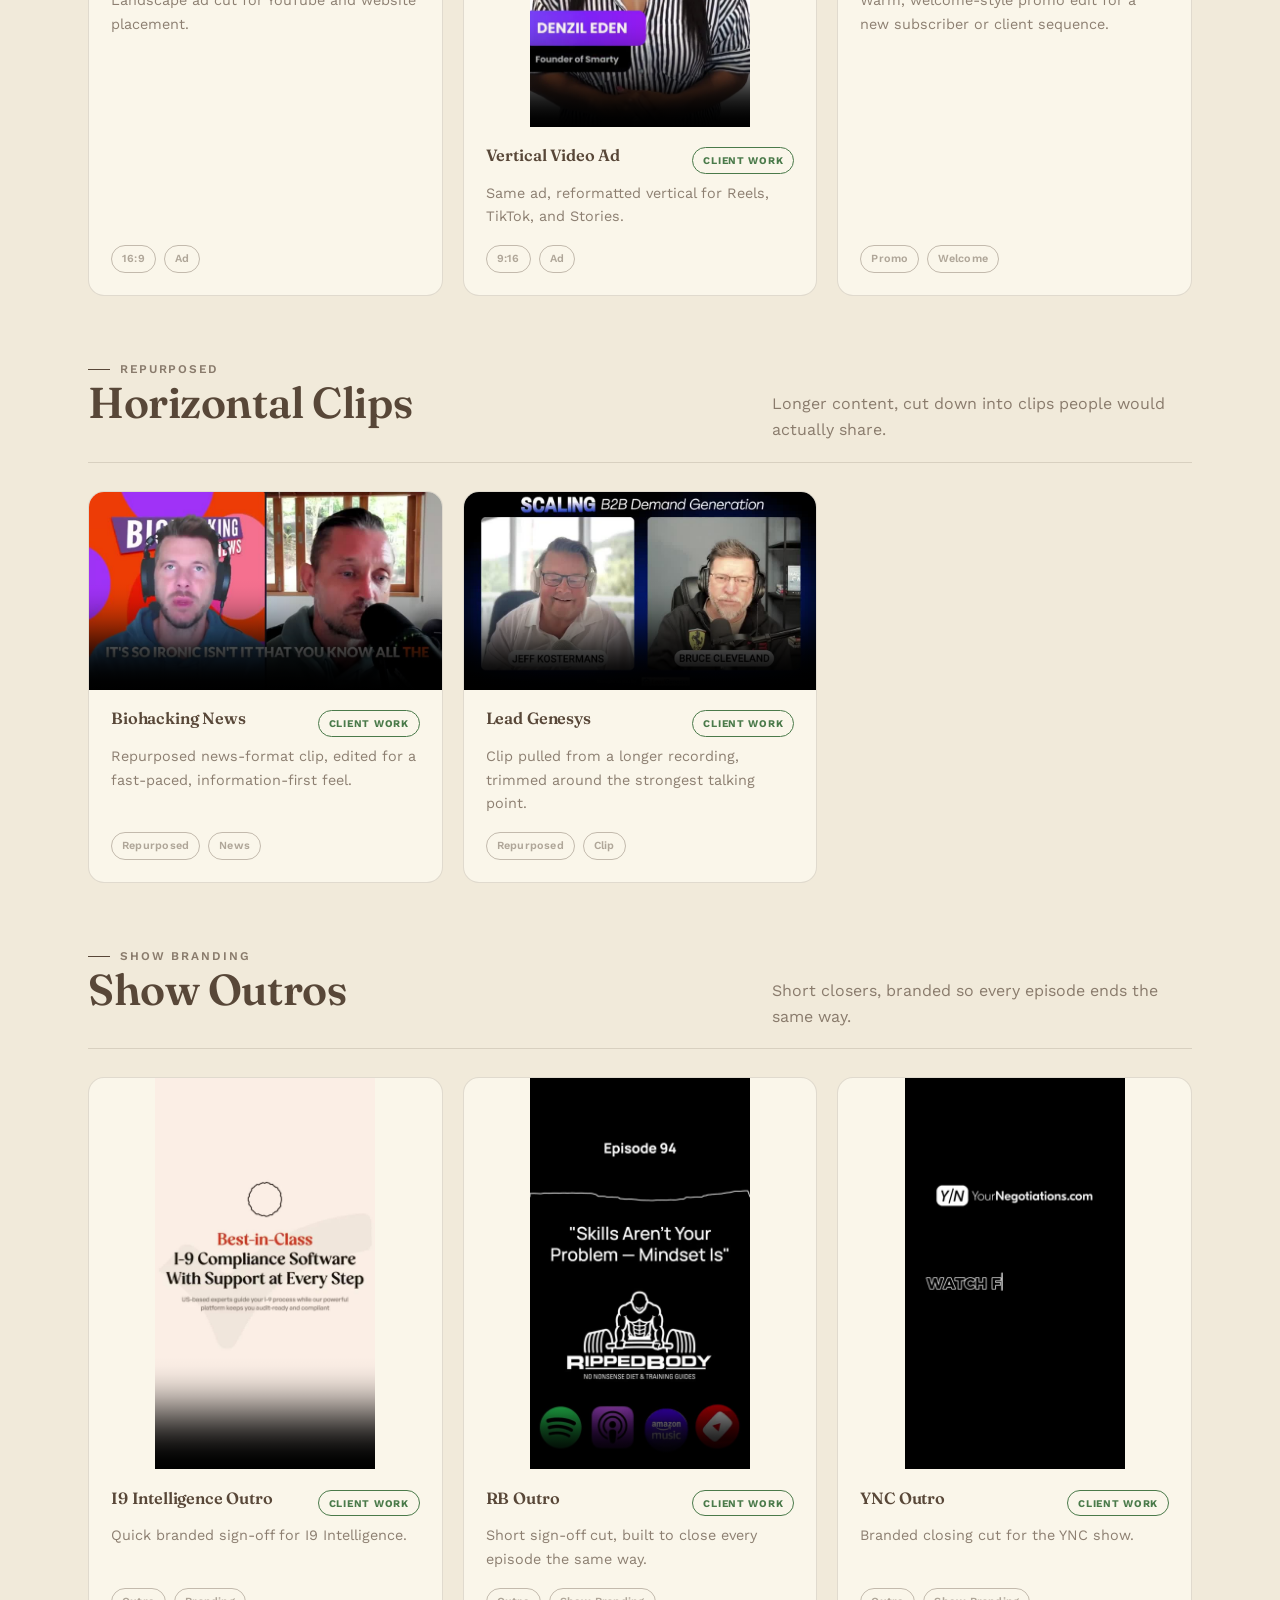
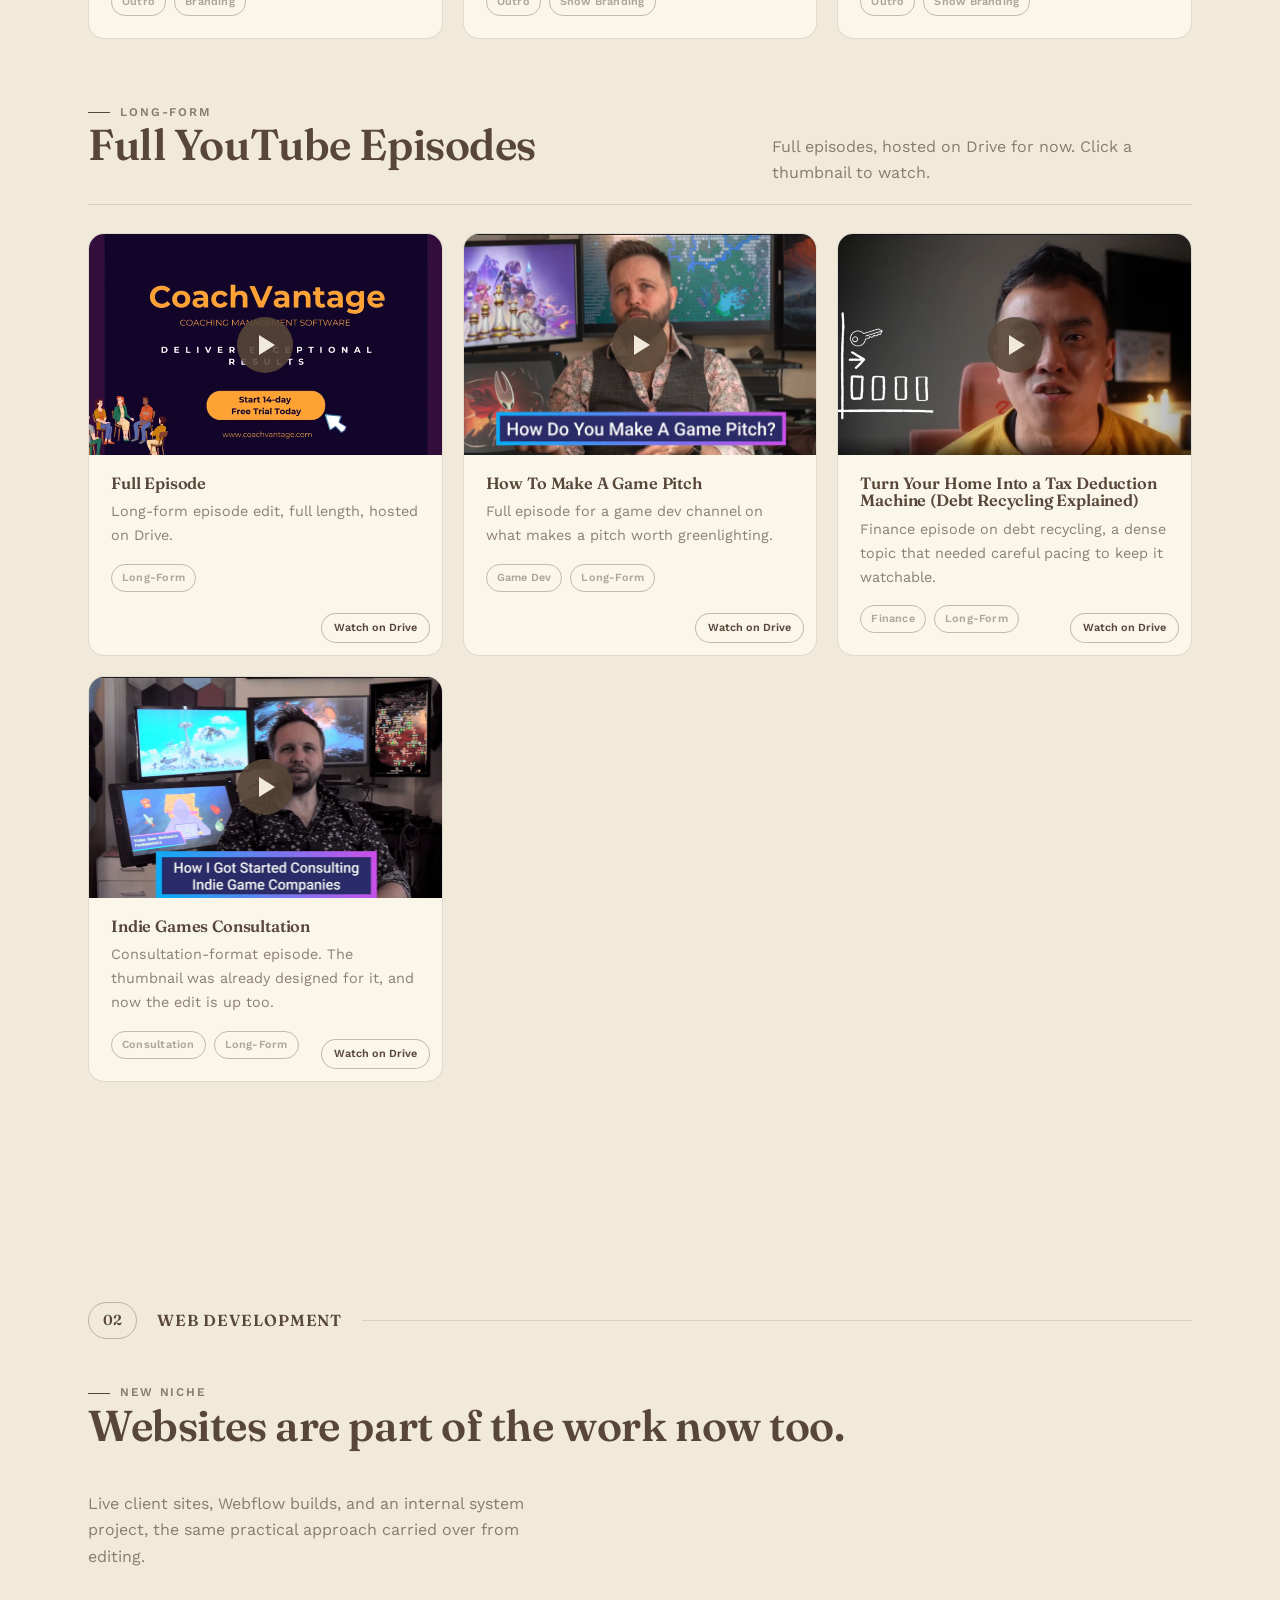
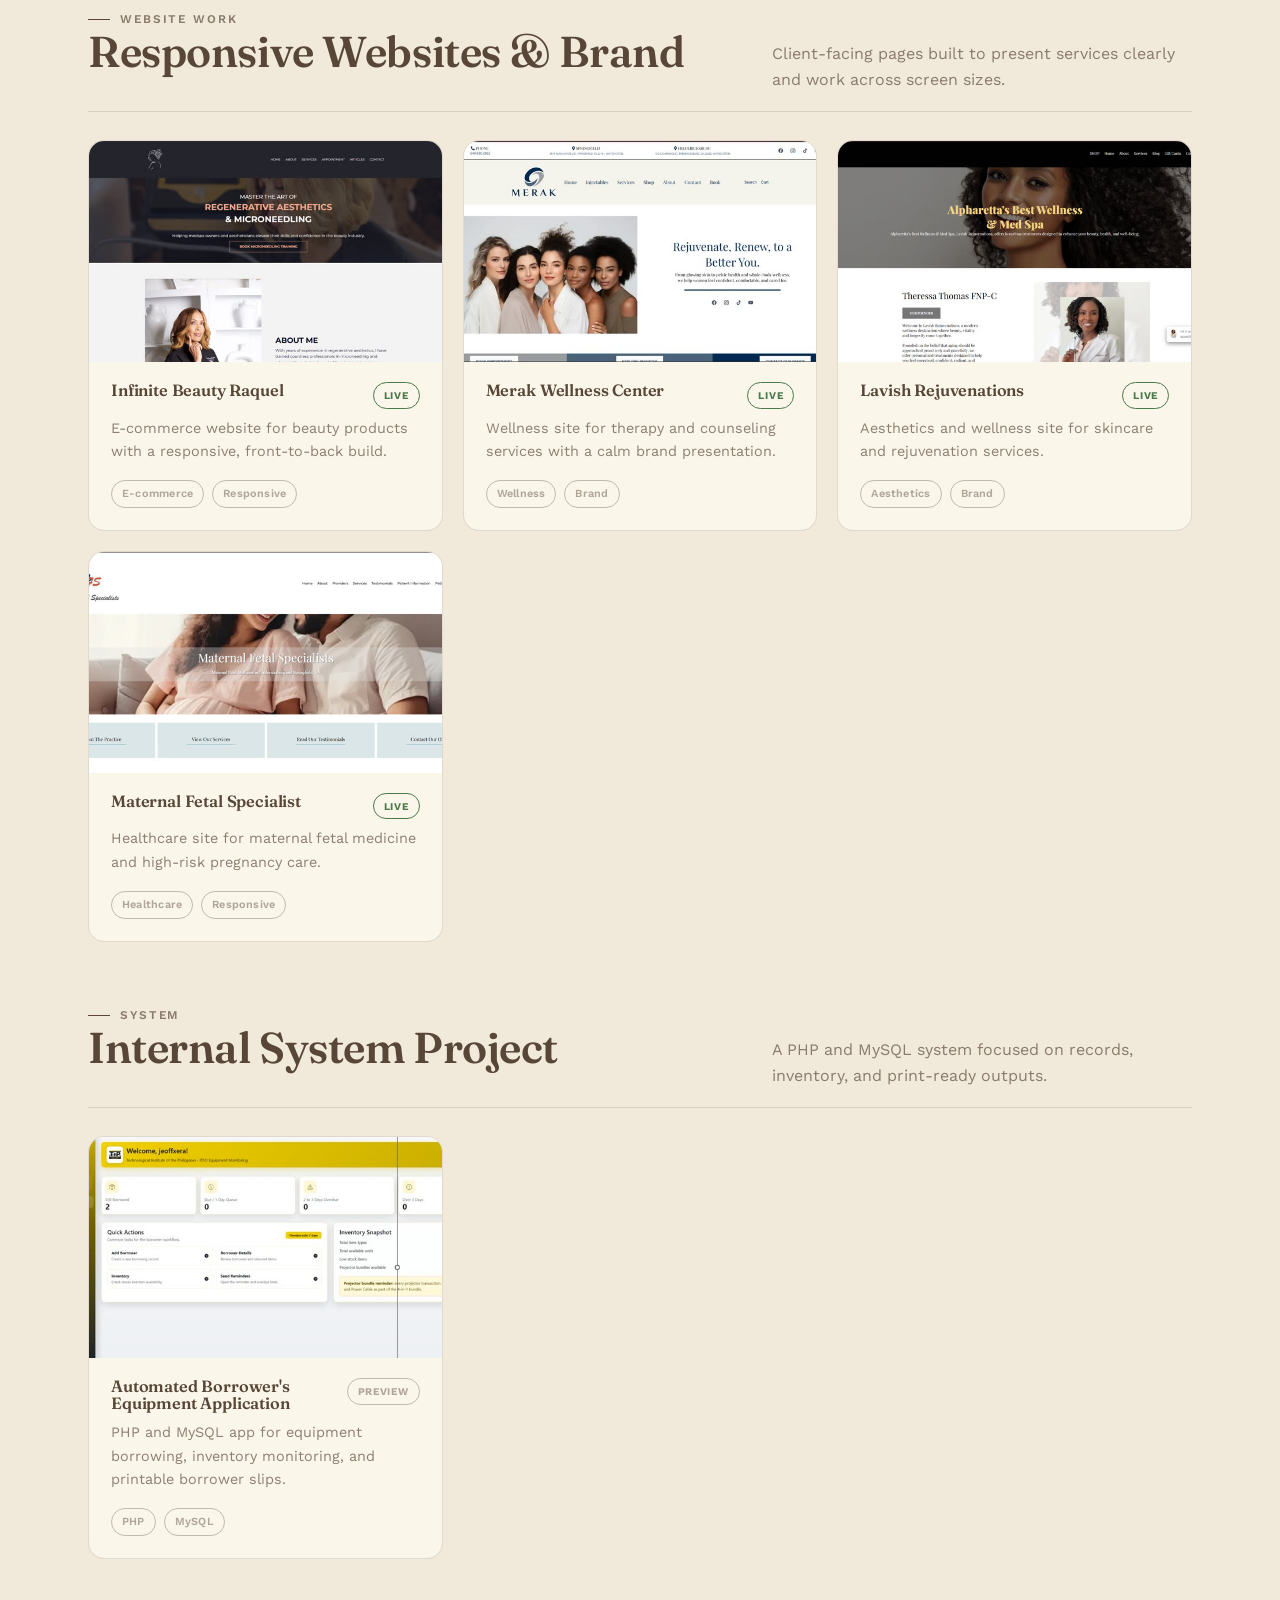
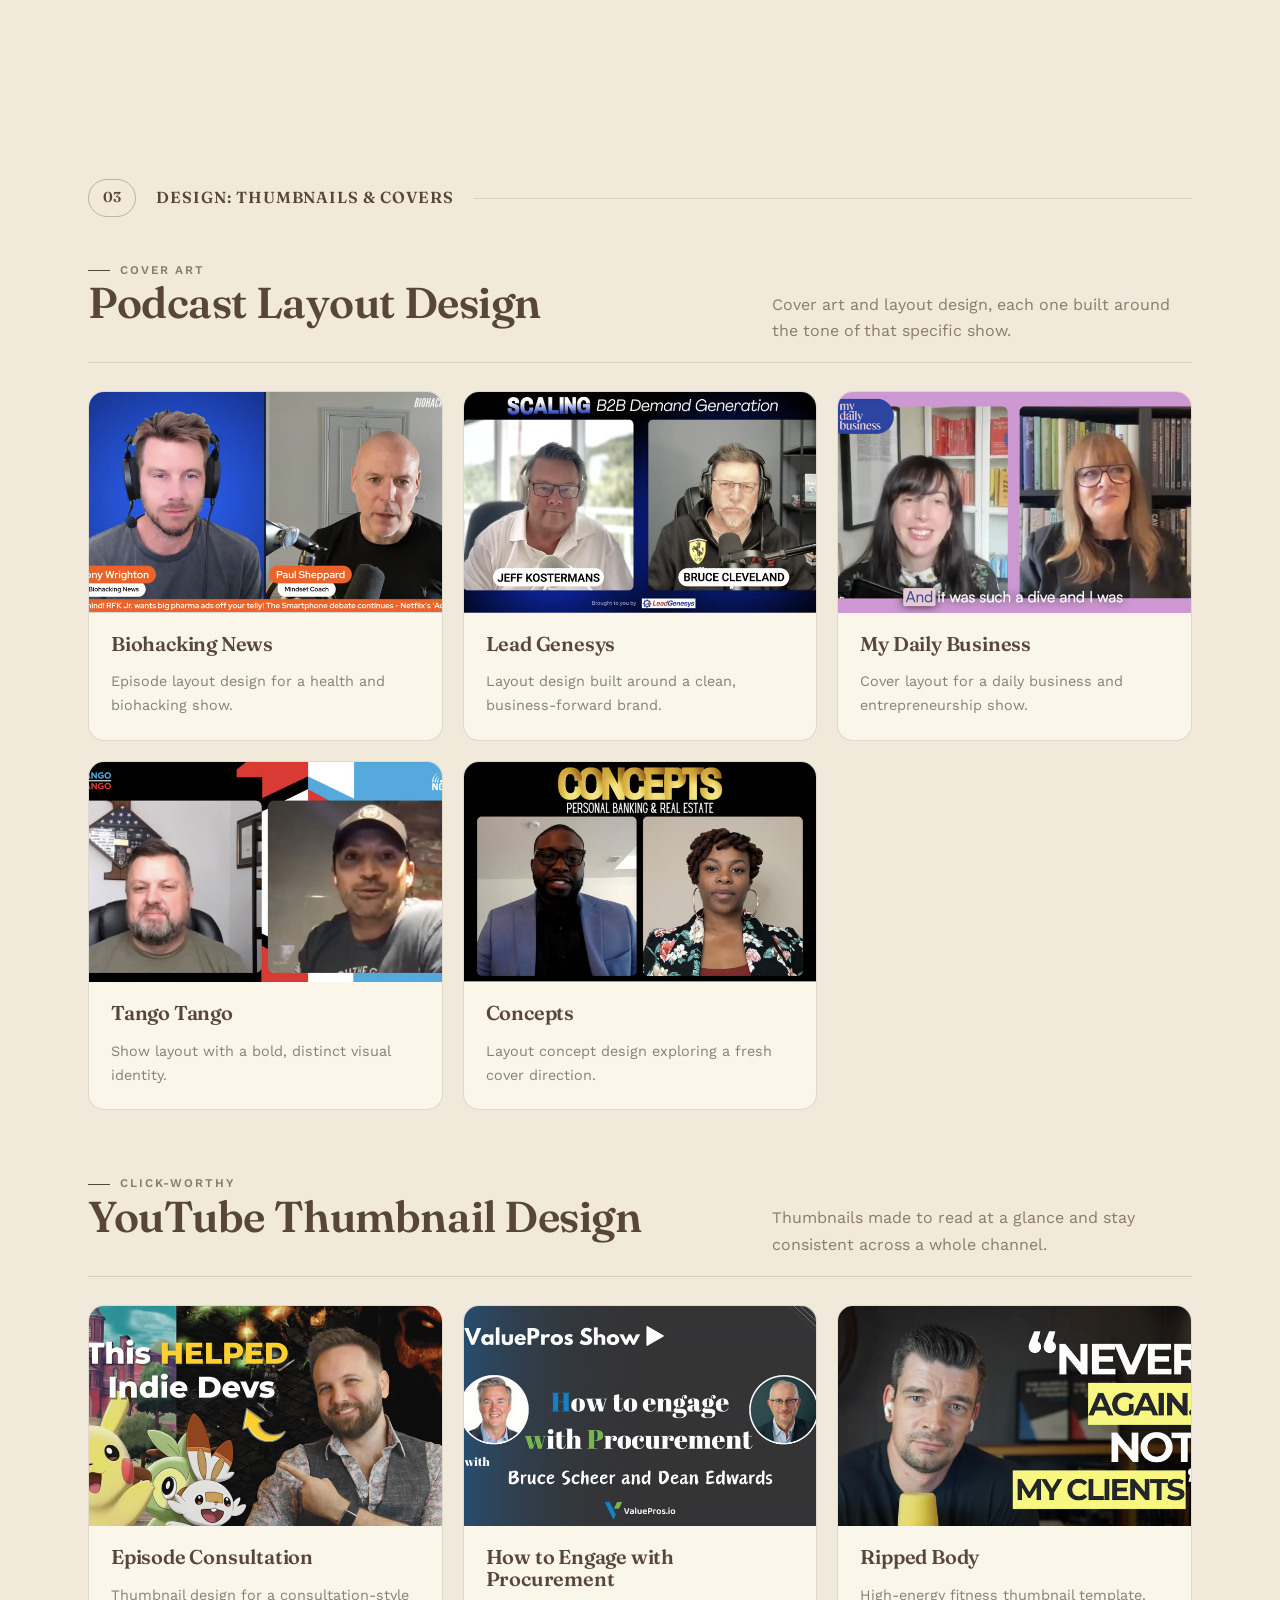
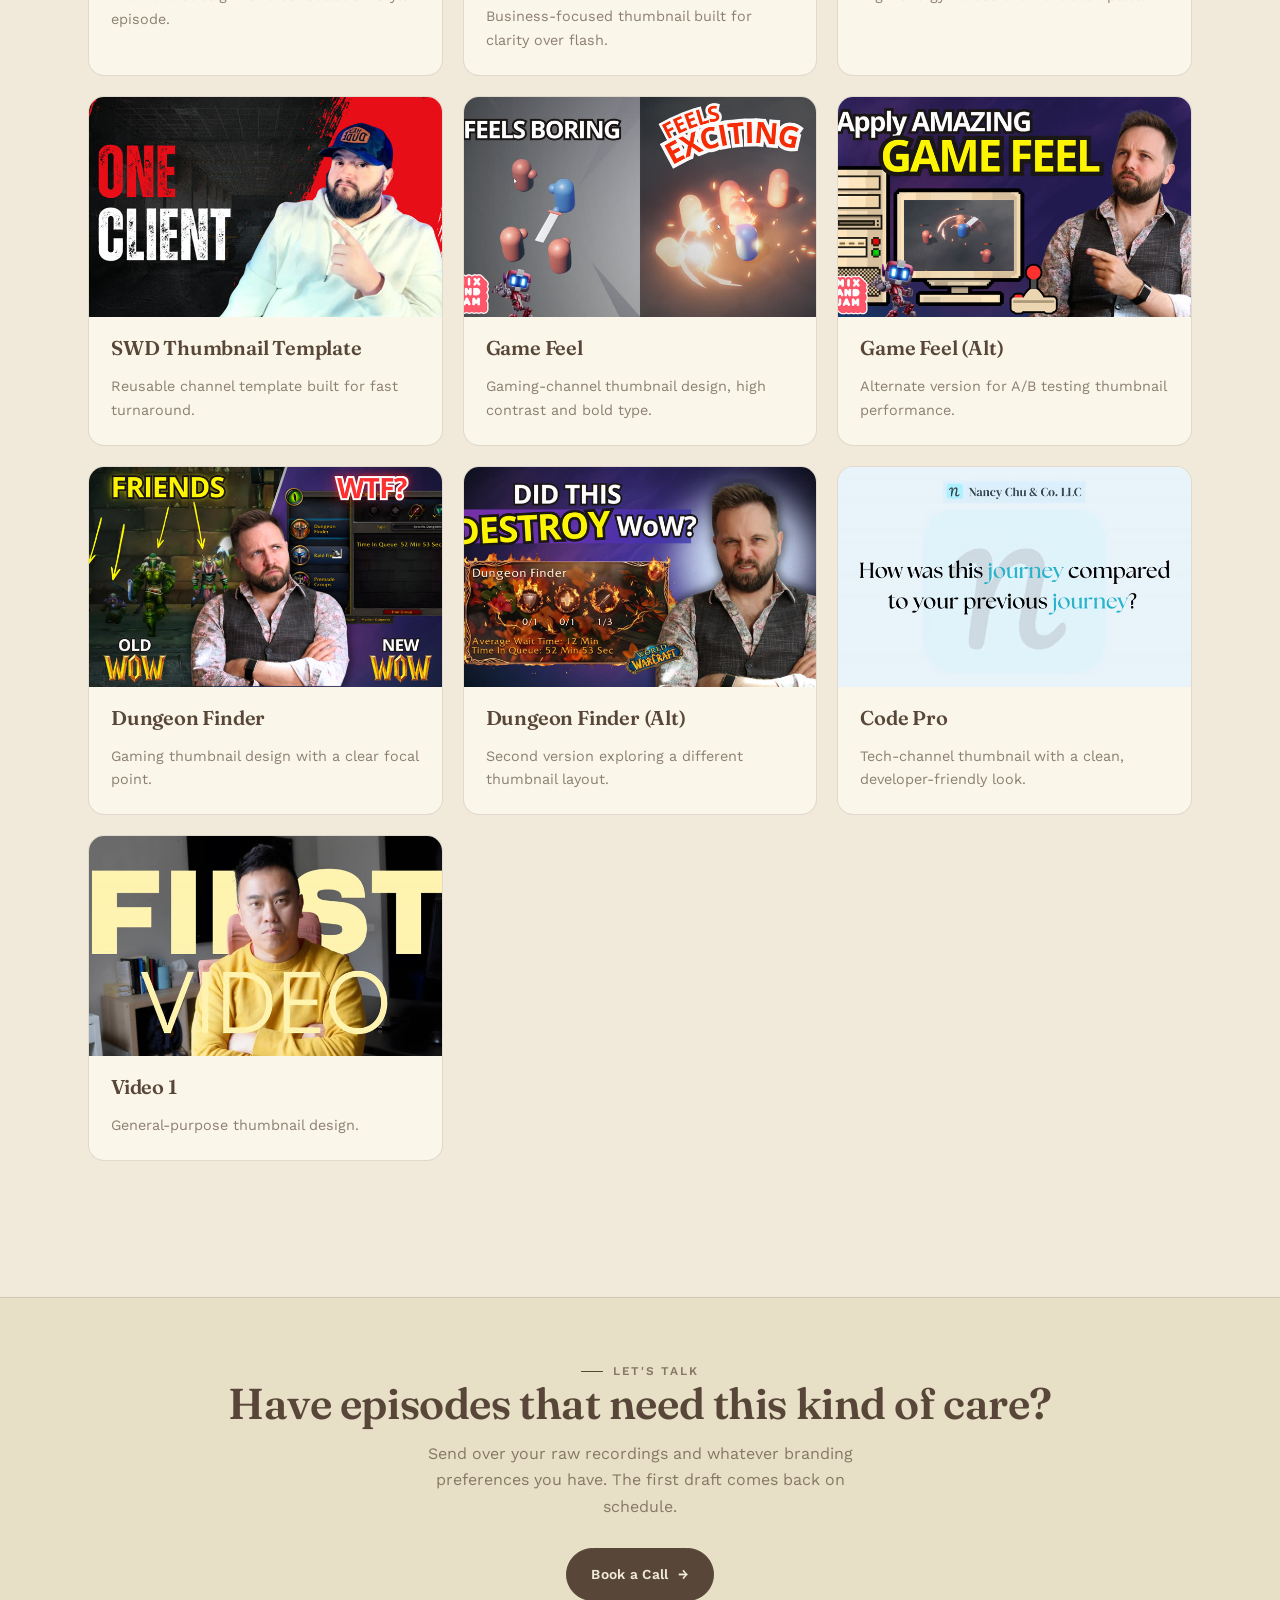
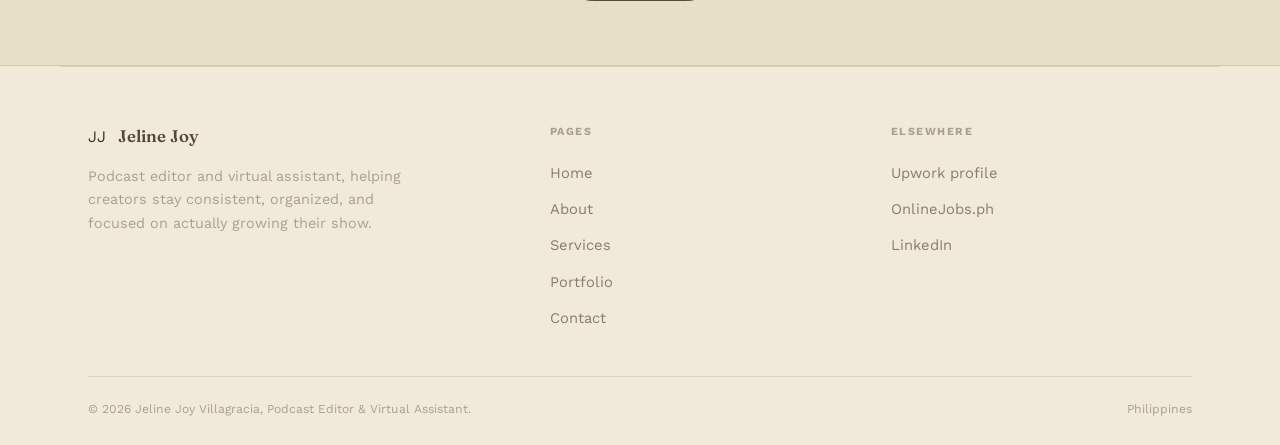
<file: portfolio.html>
<!DOCTYPE html>
<html lang="en">
<head>
<meta charset="UTF-8">
<meta name="viewport" content="width=device-width, initial-scale=1.0">
<title>Portfolio | Jeline Joy Villagracia</title>
<meta name="description" content="Podcast editing portfolio: intros, video ads, repurposed clips, show outros, YouTube thumbnails, and podcast layout design.">
<link rel="preconnect" href="https://fonts.googleapis.com">
<link href="https://fonts.googleapis.com/css2?family=Fraunces:opsz,wght@9..144,500;9..144,600;9..144,700&family=Work+Sans:wght@400;500;600;700&display=swap" rel="stylesheet">
<link rel="stylesheet" href="./style.css">
</head>
<body>

<header class="nav-bar">
  <a class="brand" href="./index.html">
    <span class="mark">JJ</span>
    <span>Jeline Joy<br><small>Edit &amp; Build</small></span>
  </a>
  <button class="menu-toggle" aria-label="Open menu" aria-expanded="false">☰</button>
  <nav class="nav-links" aria-label="Main navigation">
    <a href="./index.html">Home</a>
    <a href="./about.html">About</a>
    <a href="./services.html">Services</a>
    <a href="./portfolio.html" aria-current="page">Portfolio</a>
    <a href="./contact.html">Contact</a>
  </nav>
  <div class="nav-actions">
    <a class="btn btn-primary" href="./contact.html">Book a Call</a>
  </div>
</header>

<main>

<section class="page-hero wrap">
  <span class="eyebrow">Portfolio</span>
  <h1>Sample works, organized by what they're for.</h1>
  <p class="lead">Real client edits below: intros, ads, repurposed clips, show outros. The thumbnail and cover design work is further down.</p>
</section>

<section class="section wrap" id="video-editing">
  <div class="section-divider"><span class="num">01</span><h2 style="margin:0; font-size:1rem; letter-spacing:.06em;">PODCAST &amp; VIDEO EDITING</h2><span class="line"></span></div>

  <div class="portfolio-group">
    <div class="group-title">
      <div><span class="eyebrow">Openers</span><h2>Intros &amp; Brand Openers</h2></div>
      <p>Intros, long and short, all built to set the tone before the actual content starts.</p>
    </div>
    <div class="portfolio-grid">
      <article class="portfolio-card reveal">
        <div class="video-frame">
          <video controls preload="none" playsinline poster="./assets/posters/welcome-intro-video.jpg">
            <source src="./assets/videos/welcome-intro-video.mp4" type="video/mp4">
          </video>
        </div>
        <div class="portfolio-body">
          <div class="portfolio-top"><h3>Welcome Intro Video</h3><span class="status open">Client work</span></div>
          <p>Full welcome intro edit, paced to introduce the show before the first episode.</p>
          <div class="tag-row"><span class="tag">Intro</span><span class="tag">Branding</span></div>
        </div>
      </article>
      <article class="portfolio-card reveal">
        <div class="video-frame">
          <video controls preload="none" playsinline poster="./assets/posters/intro-video.jpg">
            <source src="./assets/videos/intro-video.mp4" type="video/mp4">
          </video>
        </div>
        <div class="portfolio-body">
          <div class="portfolio-top"><h3>Intro Video</h3><span class="status open">Client work</span></div>
          <p>Short brand opener built for quick, consistent placement at the top of each episode.</p>
          <div class="tag-row"><span class="tag">Intro</span><span class="tag">Show Open</span></div>
        </div>
      </article>
      <article class="portfolio-card reveal">
        <div class="video-frame">
          <video controls preload="none" playsinline poster="./assets/posters/product-fruits-intro.jpg">
            <source src="./assets/videos/product-fruits-intro.mp4" type="video/mp4">
          </video>
        </div>
        <div class="portfolio-body">
          <div class="portfolio-top"><h3>Product Fruits Intro</h3><span class="status open">Client work</span></div>
          <p>Product-focused opener built to explain the offer clearly before the pitch.</p>
          <div class="tag-row"><span class="tag">Product</span><span class="tag">Intro</span></div>
        </div>
      </article>
    </div>
  </div>

  <div class="portfolio-group">
    <div class="group-title">
      <div><span class="eyebrow">Promos</span><h2>Video Ads</h2></div>
      <p>Ad-style edits built to actually convert. Clear offer, clean pacing, covers both orientations.</p>
    </div>
    <div class="portfolio-grid">
      <article class="portfolio-card reveal">
        <div class="video-frame">
          <video controls preload="none" playsinline poster="./assets/posters/video-ads-horizontal.jpg">
            <source src="./assets/videos/video-ads-horizontal.mp4" type="video/mp4">
          </video>
        </div>
        <div class="portfolio-body">
          <div class="portfolio-top"><h3>Horizontal Video Ad</h3><span class="status open">Client work</span></div>
          <p>Landscape ad cut for YouTube and website placement.</p>
          <div class="tag-row"><span class="tag">16:9</span><span class="tag">Ad</span></div>
        </div>
      </article>
      <article class="portfolio-card reveal">
        <div class="video-frame portrait">
          <video controls preload="none" playsinline poster="./assets/posters/video-ads-vertical.jpg">
            <source src="./assets/videos/video-ads-vertical.mp4" type="video/mp4">
          </video>
        </div>
        <div class="portfolio-body">
          <div class="portfolio-top"><h3>Vertical Video Ad</h3><span class="status open">Client work</span></div>
          <p>Same ad, reformatted vertical for Reels, TikTok, and Stories.</p>
          <div class="tag-row"><span class="tag">9:16</span><span class="tag">Ad</span></div>
        </div>
      </article>
      <article class="portfolio-card reveal">
        <div class="video-frame">
          <video controls preload="none" playsinline poster="./assets/posters/welcome-video-ad.jpg">
            <source src="./assets/videos/welcome-video-ad.mp4" type="video/mp4">
          </video>
        </div>
        <div class="portfolio-body">
          <div class="portfolio-top"><h3>Welcome Video</h3><span class="status open">Client work</span></div>
          <p>Warm, welcome-style promo edit for a new subscriber or client sequence.</p>
          <div class="tag-row"><span class="tag">Promo</span><span class="tag">Welcome</span></div>
        </div>
      </article>
    </div>
  </div>

  <div class="portfolio-group">
    <div class="group-title">
      <div><span class="eyebrow">Repurposed</span><h2>Horizontal Clips</h2></div>
      <p>Longer content, cut down into clips people would actually share.</p>
    </div>
    <div class="portfolio-grid">
      <article class="portfolio-card reveal">
        <div class="video-frame">
          <video controls preload="none" playsinline poster="./assets/posters/biohacking-news.jpg">
            <source src="./assets/videos/biohacking-news.mp4" type="video/mp4">
          </video>
        </div>
        <div class="portfolio-body">
          <div class="portfolio-top"><h3>Biohacking News</h3><span class="status open">Client work</span></div>
          <p>Repurposed news-format clip, edited for a fast-paced, information-first feel.</p>
          <div class="tag-row"><span class="tag">Repurposed</span><span class="tag">News</span></div>
        </div>
      </article>
      <article class="portfolio-card reveal">
        <div class="video-frame">
          <video controls preload="none" playsinline poster="./assets/posters/lead-genesys.jpg">
            <source src="./assets/videos/lead-genesys.mp4" type="video/mp4">
          </video>
        </div>
        <div class="portfolio-body">
          <div class="portfolio-top"><h3>Lead Genesys</h3><span class="status open">Client work</span></div>
          <p>Clip pulled from a longer recording, trimmed around the strongest talking point.</p>
          <div class="tag-row"><span class="tag">Repurposed</span><span class="tag">Clip</span></div>
        </div>
      </article>
    </div>
  </div>

  <div class="portfolio-group">
    <div class="group-title">
      <div><span class="eyebrow">Show Branding</span><h2>Show Outros</h2></div>
      <p>Short closers, branded so every episode ends the same way.</p>
    </div>
    <div class="portfolio-grid">
      <article class="portfolio-card reveal">
        <div class="video-frame portrait">
          <video controls preload="none" playsinline poster="./assets/posters/i9-intelligence-outro.jpg">
            <source src="./assets/videos/i9-intelligence-outro.mp4" type="video/mp4">
          </video>
        </div>
        <div class="portfolio-body">
          <div class="portfolio-top"><h3>I9 Intelligence Outro</h3><span class="status open">Client work</span></div>
          <p>Quick branded sign-off for I9 Intelligence.</p>
          <div class="tag-row"><span class="tag">Outro</span><span class="tag">Branding</span></div>
        </div>
      </article>
      <article class="portfolio-card reveal">
        <div class="video-frame portrait">
          <video controls preload="none" playsinline poster="./assets/posters/rb-outro.jpg">
            <source src="./assets/videos/rb-outro.mp4" type="video/mp4">
          </video>
        </div>
        <div class="portfolio-body">
          <div class="portfolio-top"><h3>RB Outro</h3><span class="status open">Client work</span></div>
          <p>Short sign-off cut, built to close every episode the same way.</p>
          <div class="tag-row"><span class="tag">Outro</span><span class="tag">Show Branding</span></div>
        </div>
      </article>
      <article class="portfolio-card reveal">
        <div class="video-frame portrait">
          <video controls preload="none" playsinline poster="./assets/posters/ync-outro.jpg">
            <source src="./assets/videos/ync-outro.mp4" type="video/mp4">
          </video>
        </div>
        <div class="portfolio-body">
          <div class="portfolio-top"><h3>YNC Outro</h3><span class="status open">Client work</span></div>
          <p>Branded closing cut for the YNC show.</p>
          <div class="tag-row"><span class="tag">Outro</span><span class="tag">Show Branding</span></div>
        </div>
      </article>
    </div>
  </div>

  <div class="portfolio-group">
    <div class="group-title">
      <div><span class="eyebrow">Long-form</span><h2>Full YouTube Episodes</h2></div>
      <p>Full episodes, hosted on Drive for now. Click a thumbnail to watch.</p>
    </div>
    <div class="portfolio-grid">
      <a class="portfolio-card drive-card reveal" href="https://drive.google.com/file/d/1JVFEtqJs_n0whGlDPRXNgU1wutJkCApN/view?usp=drive_link" target="_blank" rel="noopener">
        <div class="portfolio-img">
          <img src="./assets/episodes/coachvantage.jpg" alt="Full Episode thumbnail" loading="lazy">
          <span class="play-badge"></span>
        </div>
        <div class="portfolio-body">
          <div class="portfolio-top"><h3>Full Episode</h3><span class="watch-tag">Watch on Drive</span></div>
          <p>Long-form episode edit, full length, hosted on Drive.</p>
          <div class="tag-row"><span class="tag">Long-Form</span></div>
        </div>
      </a>
      <a class="portfolio-card drive-card reveal" href="https://drive.google.com/file/d/15gd94n6ehJO-0ryrp05pJ8If7_58JYDP/view?usp=drive_link" target="_blank" rel="noopener">
        <div class="portfolio-img">
          <img src="./assets/episodes/game-pitch.jpg" alt="How To Make A Game Pitch thumbnail" loading="lazy">
          <span class="play-badge"></span>
        </div>
        <div class="portfolio-body">
          <div class="portfolio-top"><h3>How To Make A Game Pitch</h3><span class="watch-tag">Watch on Drive</span></div>
          <p>Full episode for a game dev channel on what makes a pitch worth greenlighting.</p>
          <div class="tag-row"><span class="tag">Game Dev</span><span class="tag">Long-Form</span></div>
        </div>
      </a>
      <a class="portfolio-card drive-card reveal" href="https://drive.google.com/file/d/1U2dUwKMG7ooPJ0UkzOHjmuLQWbRIpFJx/view?usp=drive_link" target="_blank" rel="noopener">
        <div class="portfolio-img">
          <img src="./assets/episodes/tax-deduction.jpg" alt="Turn Your Home Into a Tax Deduction Machine thumbnail" loading="lazy">
          <span class="play-badge"></span>
        </div>
        <div class="portfolio-body">
          <div class="portfolio-top"><h3>Turn Your Home Into a Tax Deduction Machine (Debt Recycling Explained)</h3><span class="watch-tag">Watch on Drive</span></div>
          <p>Finance episode on debt recycling, a dense topic that needed careful pacing to keep it watchable.</p>
          <div class="tag-row"><span class="tag">Finance</span><span class="tag">Long-Form</span></div>
        </div>
      </a>
      <a class="portfolio-card drive-card reveal" href="https://drive.google.com/file/d/1pio25SY6aAakbjp629wPII89hr4ScwWx/view?usp=drive_link" target="_blank" rel="noopener">
        <div class="portfolio-img">
          <img src="./assets/episodes/indie-consultation.jpg" alt="Indie Games Consultation thumbnail" loading="lazy">
          <span class="play-badge"></span>
        </div>
        <div class="portfolio-body">
          <div class="portfolio-top"><h3>Indie Games Consultation</h3><span class="watch-tag">Watch on Drive</span></div>
          <p>Consultation-format episode. The thumbnail was already designed for it, and now the edit is up too.</p>
          <div class="tag-row"><span class="tag">Consultation</span><span class="tag">Long-Form</span></div>
        </div>
      </a>
    </div>
  </div>
</section>

<section class="section wrap" id="web-development">
  <div class="section-divider"><span class="num">02</span><h2 style="margin:0; font-size:1rem; letter-spacing:.06em;">WEB DEVELOPMENT</h2><span class="line"></span></div>
  <div class="section-head">
    <div><span class="eyebrow">New niche</span><h2>Websites are part of the work now too.</h2></div>
    <p>Live client sites, Webflow builds, and an internal system project, the same practical approach carried over from editing.</p>
  </div>

  <div class="portfolio-group">
    <div class="group-title">
      <div><span class="eyebrow">Website Work</span><h2>Responsive Websites &amp; Brand</h2></div>
      <p>Client-facing pages built to present services clearly and work across screen sizes.</p>
    </div>
    <div class="portfolio-grid">
      <a class="portfolio-card media-card clickable reveal" href="https://infinitebeautyraquel.com/" target="_blank" rel="noopener">
        <div class="portfolio-img"><img src="./assets/webdev/ib.jpg" alt="Infinite Beauty Raquel screenshot" loading="lazy"></div>
        <div class="portfolio-body">
          <div class="portfolio-top"><h3>Infinite Beauty Raquel</h3><span class="status open">Live</span></div>
          <p>E-commerce website for beauty products with a responsive, front-to-back build.</p>
          <div class="tag-row"><span class="tag">E-commerce</span><span class="tag">Responsive</span></div>
        </div>
      </a>
      <a class="portfolio-card media-card clickable reveal" href="https://merakwellnesscenter.com/" target="_blank" rel="noopener">
        <div class="portfolio-img"><img src="./assets/webdev/merak-wellness.jpg" alt="Merak Wellness Center screenshot" loading="lazy"></div>
        <div class="portfolio-body">
          <div class="portfolio-top"><h3>Merak Wellness Center</h3><span class="status open">Live</span></div>
          <p>Wellness site for therapy and counseling services with a calm brand presentation.</p>
          <div class="tag-row"><span class="tag">Wellness</span><span class="tag">Brand</span></div>
        </div>
      </a>
      <a class="portfolio-card media-card clickable reveal" href="https://lavishrejuvenations.com/" target="_blank" rel="noopener">
        <div class="portfolio-img"><img src="./assets/webdev/lr.jpg" alt="Lavish Rejuvenations screenshot" loading="lazy"></div>
        <div class="portfolio-body">
          <div class="portfolio-top"><h3>Lavish Rejuvenations</h3><span class="status open">Live</span></div>
          <p>Aesthetics and wellness site for skincare and rejuvenation services.</p>
          <div class="tag-row"><span class="tag">Aesthetics</span><span class="tag">Brand</span></div>
        </div>
      </a>
      <a class="portfolio-card media-card clickable reveal" href="https://mfsofva.com/" target="_blank" rel="noopener">
        <div class="portfolio-img"><img src="./assets/webdev/maternal.jpg" alt="Maternal Fetal Specialist screenshot" loading="lazy"></div>
        <div class="portfolio-body">
          <div class="portfolio-top"><h3>Maternal Fetal Specialist</h3><span class="status open">Live</span></div>
          <p>Healthcare site for maternal fetal medicine and high-risk pregnancy care.</p>
          <div class="tag-row"><span class="tag">Healthcare</span><span class="tag">Responsive</span></div>
        </div>
      </a>
    </div>
  </div>

  <div class="portfolio-group">
    <div class="group-title">
      <div><span class="eyebrow">System</span><h2>Internal System Project</h2></div>
      <p>A PHP and MySQL system focused on records, inventory, and print-ready outputs.</p>
    </div>
    <div class="portfolio-grid">
      <article class="portfolio-card media-card reveal">
        <div class="portfolio-img"><img src="./assets/webdev/borrower-system.jpg" alt="Automated Borrower's Equipment Application screenshot" loading="lazy"></div>
        <div class="portfolio-body">
          <div class="portfolio-top"><h3>Automated Borrower's Equipment Application</h3><span class="status">Preview</span></div>
          <p>PHP and MySQL app for equipment borrowing, inventory monitoring, and printable borrower slips.</p>
          <div class="tag-row"><span class="tag">PHP</span><span class="tag">MySQL</span></div>
        </div>
      </article>
    </div>
  </div>
</section>

<section class="section wrap" id="design">
  <div class="section-divider"><span class="num">03</span><h2 style="margin:0; font-size:1rem; letter-spacing:.06em;">DESIGN: THUMBNAILS &amp; COVERS</h2><span class="line"></span></div>

  <div class="portfolio-group">
    <div class="group-title">
      <div><span class="eyebrow">Cover art</span><h2>Podcast Layout Design</h2></div>
      <p>Cover art and layout design, each one built around the tone of that specific show.</p>
    </div>
    <div class="portfolio-grid">
      <article class="portfolio-card reveal">
        <div class="portfolio-img"><img src="./assets/layouts/biohacking-news.jpg" alt="Biohacking News podcast layout" loading="lazy"></div>
        <div class="portfolio-body"><h3>Biohacking News</h3><p>Episode layout design for a health and biohacking show.</p></div>
      </article>
      <article class="portfolio-card reveal">
        <div class="portfolio-img"><img src="./assets/layouts/lead-genesys.jpg" alt="Lead Genesys podcast layout" loading="lazy"></div>
        <div class="portfolio-body"><h3>Lead Genesys</h3><p>Layout design built around a clean, business-forward brand.</p></div>
      </article>
      <article class="portfolio-card reveal">
        <div class="portfolio-img"><img src="./assets/layouts/my-daily-business.jpg" alt="My Daily Business podcast layout" loading="lazy"></div>
        <div class="portfolio-body"><h3>My Daily Business</h3><p>Cover layout for a daily business and entrepreneurship show.</p></div>
      </article>
      <article class="portfolio-card reveal">
        <div class="portfolio-img"><img src="./assets/layouts/tango-tango.jpg" alt="Tango Tango podcast layout" loading="lazy"></div>
        <div class="portfolio-body"><h3>Tango Tango</h3><p>Show layout with a bold, distinct visual identity.</p></div>
      </article>
      <article class="portfolio-card reveal">
        <div class="portfolio-img"><img src="./assets/layouts/concepts.jpg" alt="Concepts podcast layout" loading="lazy"></div>
        <div class="portfolio-body"><h3>Concepts</h3><p>Layout concept design exploring a fresh cover direction.</p></div>
      </article>
    </div>
  </div>

  <div class="portfolio-group">
    <div class="group-title">
      <div><span class="eyebrow">Click-worthy</span><h2>YouTube Thumbnail Design</h2></div>
      <p>Thumbnails made to read at a glance and stay consistent across a whole channel.</p>
    </div>
    <div class="portfolio-grid">
      <article class="portfolio-card reveal">
        <div class="portfolio-img"><img src="./assets/thumbnails/episode-consultation.jpg" alt="YouTube episode consultation thumbnail" loading="lazy"></div>
        <div class="portfolio-body"><h3>Episode Consultation</h3><p>Thumbnail design for a consultation-style episode.</p></div>
      </article>
      <article class="portfolio-card reveal">
        <div class="portfolio-img"><img src="./assets/thumbnails/procurement.jpg" alt="Procurement engagement thumbnail" loading="lazy"></div>
        <div class="portfolio-body"><h3>How to Engage with Procurement</h3><p>Business-focused thumbnail built for clarity over flash.</p></div>
      </article>
      <article class="portfolio-card reveal">
        <div class="portfolio-img"><img src="./assets/thumbnails/ripped-body.jpg" alt="Ripped Body thumbnail" loading="lazy"></div>
        <div class="portfolio-body"><h3>Ripped Body</h3><p>High-energy fitness thumbnail template.</p></div>
      </article>
      <article class="portfolio-card reveal">
        <div class="portfolio-img"><img src="./assets/thumbnails/swd-template.jpg" alt="SWD thumbnail template" loading="lazy"></div>
        <div class="portfolio-body"><h3>SWD Thumbnail Template</h3><p>Reusable channel template built for fast turnaround.</p></div>
      </article>
      <article class="portfolio-card reveal">
        <div class="portfolio-img"><img src="./assets/thumbnails/game-feel-1.jpg" alt="Game Feel thumbnail 1" loading="lazy"></div>
        <div class="portfolio-body"><h3>Game Feel</h3><p>Gaming-channel thumbnail design, high contrast and bold type.</p></div>
      </article>
      <article class="portfolio-card reveal">
        <div class="portfolio-img"><img src="./assets/thumbnails/game-feel-2.jpg" alt="Game Feel thumbnail 2" loading="lazy"></div>
        <div class="portfolio-body"><h3>Game Feel (Alt)</h3><p>Alternate version for A/B testing thumbnail performance.</p></div>
      </article>
      <article class="portfolio-card reveal">
        <div class="portfolio-img"><img src="./assets/thumbnails/dungeon-finder-1.jpg" alt="Dungeon Finder thumbnail 1" loading="lazy"></div>
        <div class="portfolio-body"><h3>Dungeon Finder</h3><p>Gaming thumbnail design with a clear focal point.</p></div>
      </article>
      <article class="portfolio-card reveal">
        <div class="portfolio-img"><img src="./assets/thumbnails/dungeon-finder-2.jpg" alt="Dungeon Finder thumbnail 2" loading="lazy"></div>
        <div class="portfolio-body"><h3>Dungeon Finder (Alt)</h3><p>Second version exploring a different thumbnail layout.</p></div>
      </article>
      <article class="portfolio-card reveal">
        <div class="portfolio-img"><img src="./assets/thumbnails/code-pro.jpg" alt="Code Pro thumbnail" loading="lazy"></div>
        <div class="portfolio-body"><h3>Code Pro</h3><p>Tech-channel thumbnail with a clean, developer-friendly look.</p></div>
      </article>
      <article class="portfolio-card reveal">
        <div class="portfolio-img"><img src="./assets/thumbnails/video1.jpg" alt="Video1 thumbnail" loading="lazy"></div>
        <div class="portfolio-body"><h3>Video 1</h3><p>General-purpose thumbnail design.</p></div>
      </article>
    </div>
  </div>
</section>

<section class="cta-band">
  <div class="wrap">
    <span class="eyebrow" style="justify-content:center;">Let's talk</span>
    <h2>Have episodes that need this kind of care?</h2>
    <p>Send over your raw recordings and whatever branding preferences you have. The first draft comes back on schedule.</p>
    <div class="cta-actions">
      <a class="btn btn-primary" href="./contact.html">Book a Call</a>
    </div>
  </div>
</section>

</main>

<footer class="footer wrap">
  <div class="footer-top">
    <div>
      <a class="footer-brand" href="./index.html"><span class="mark">JJ</span><span style="font-family:var(--display); font-weight:600; font-size:1.05rem; color:var(--ink);">Jeline Joy</span></a>
      <p>Podcast editor and virtual assistant, helping creators stay consistent, organized, and focused on actually growing their show.</p>
    </div>
    <div class="footer-links">
      <h5>Pages</h5>
      <a href="./index.html">Home</a>
      <a href="./about.html">About</a>
      <a href="./services.html">Services</a>
      <a href="./portfolio.html">Portfolio</a>
      <a href="./contact.html">Contact</a>
    </div>
    <div class="footer-links">
      <h5>Elsewhere</h5>
      <a href="https://www.upwork.com/freelancers/~01a54a741a6106305e" target="_blank" rel="noopener">Upwork profile</a>
      <a href="https://www.onlinejobs.ph/jobseekers/info/1028850" target="_blank" rel="noopener">OnlineJobs.ph</a>
      <a href="https://www.linkedin.com/in/jelinejoy444a131a2/" target="_blank" rel="noopener">LinkedIn</a>
    </div>
  </div>
  <div class="footer-bottom">
    <span>&copy; 2026 Jeline Joy Villagracia, Podcast Editor &amp; Virtual Assistant.</span>
    <span>Philippines</span>
  </div>
</footer>

<script src="./script.js"></script>
</body>
</html>
</file>
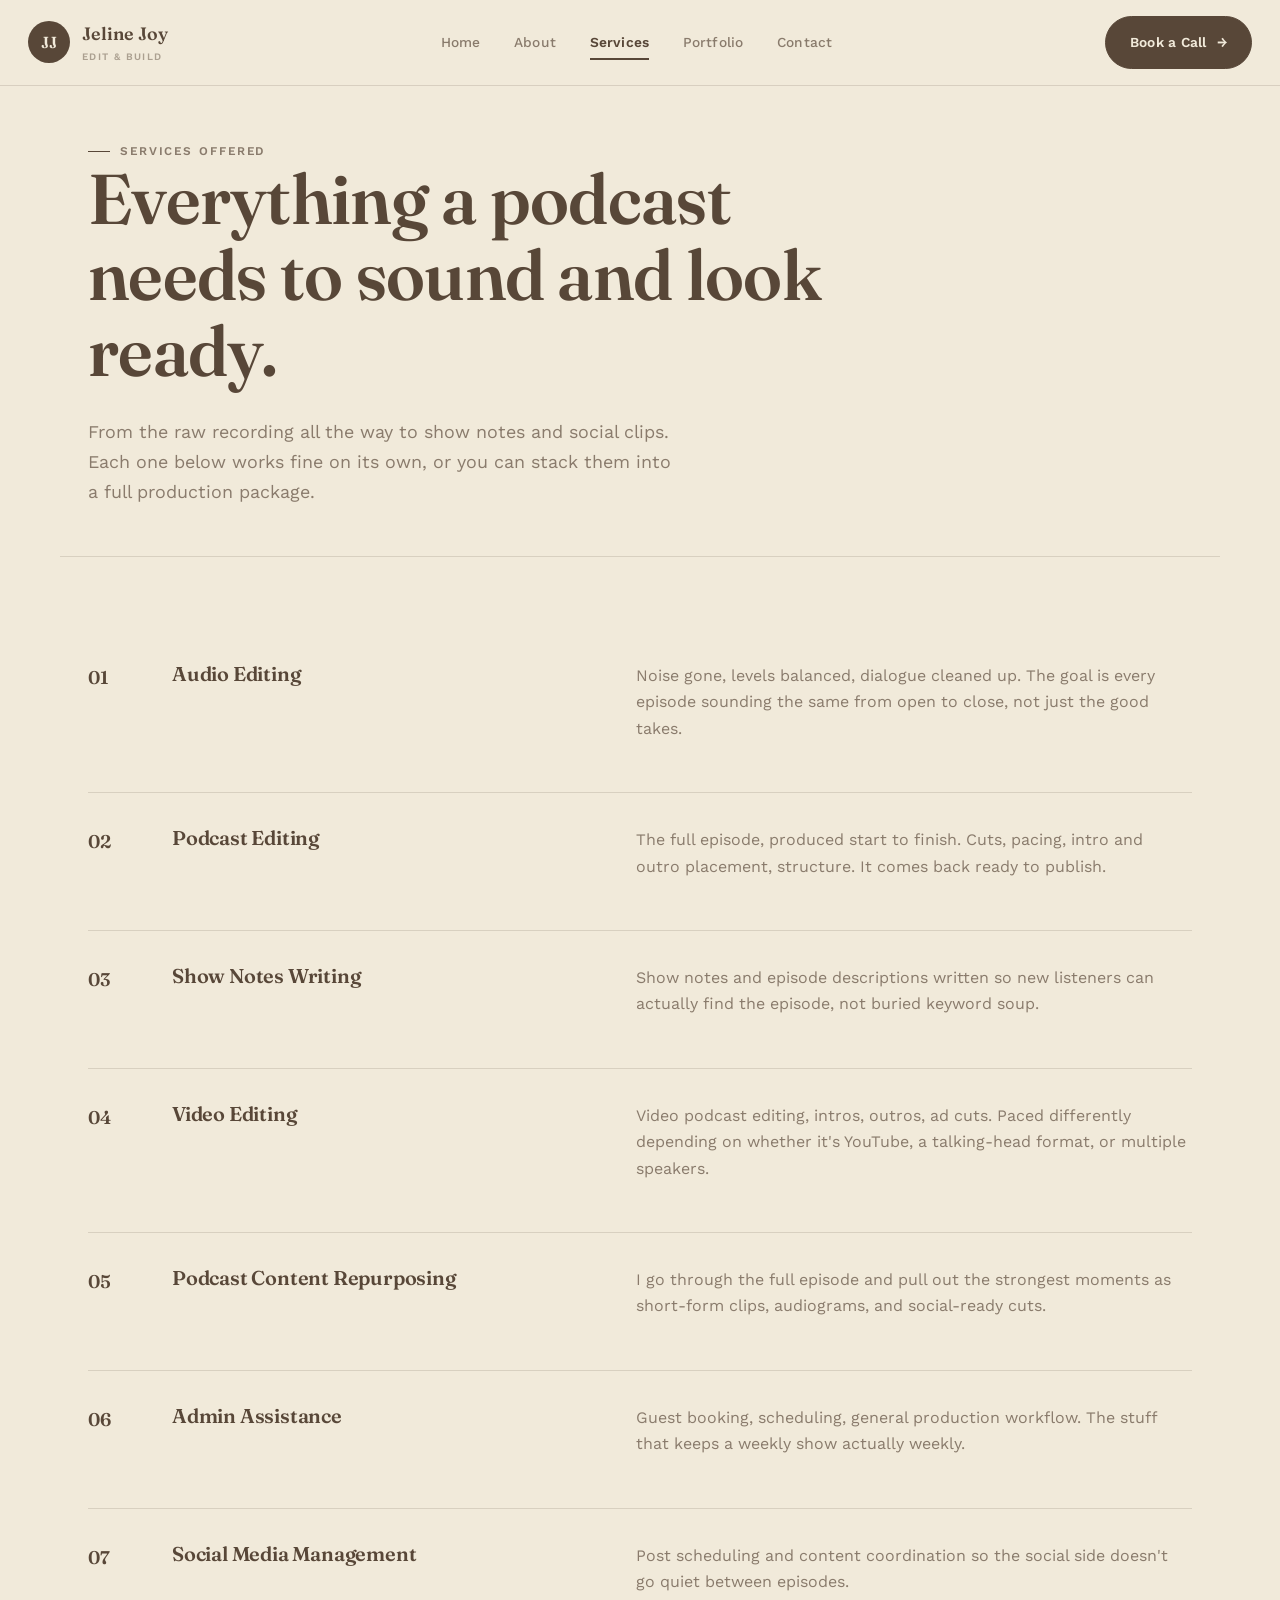
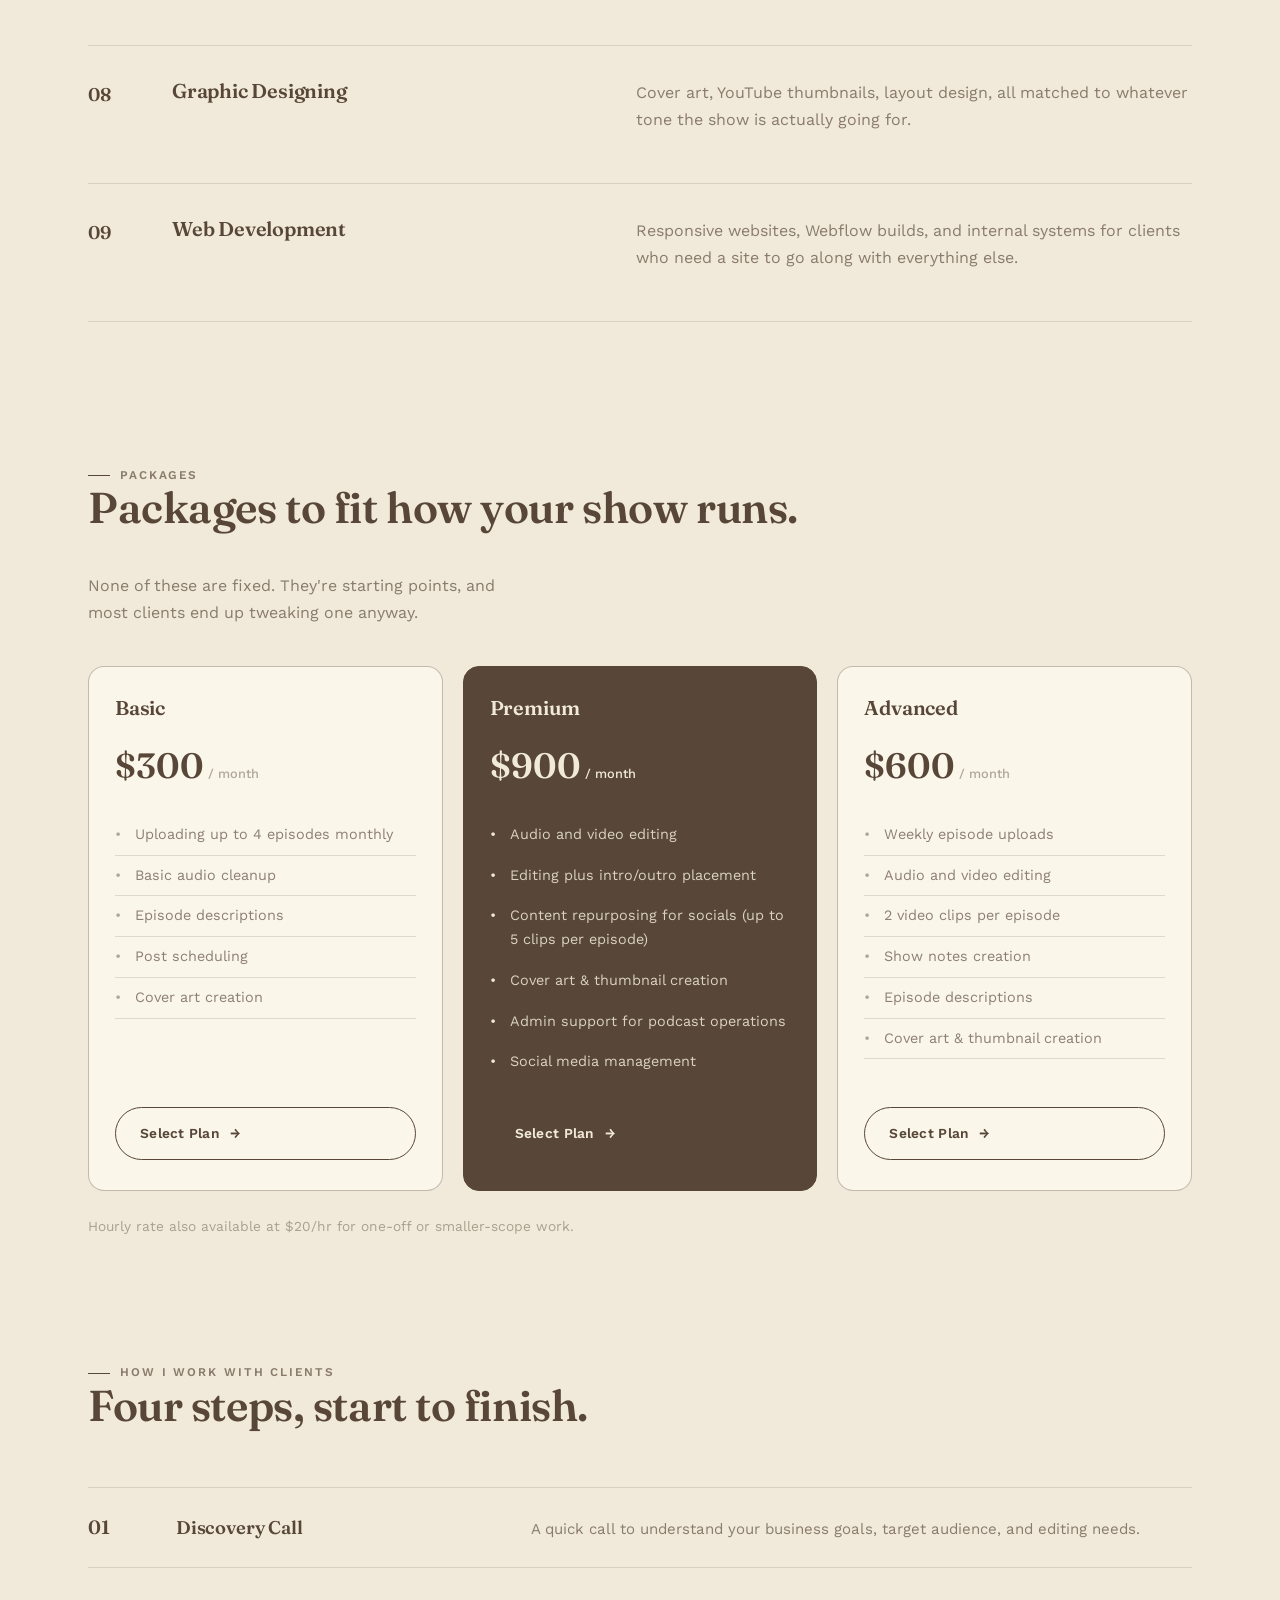
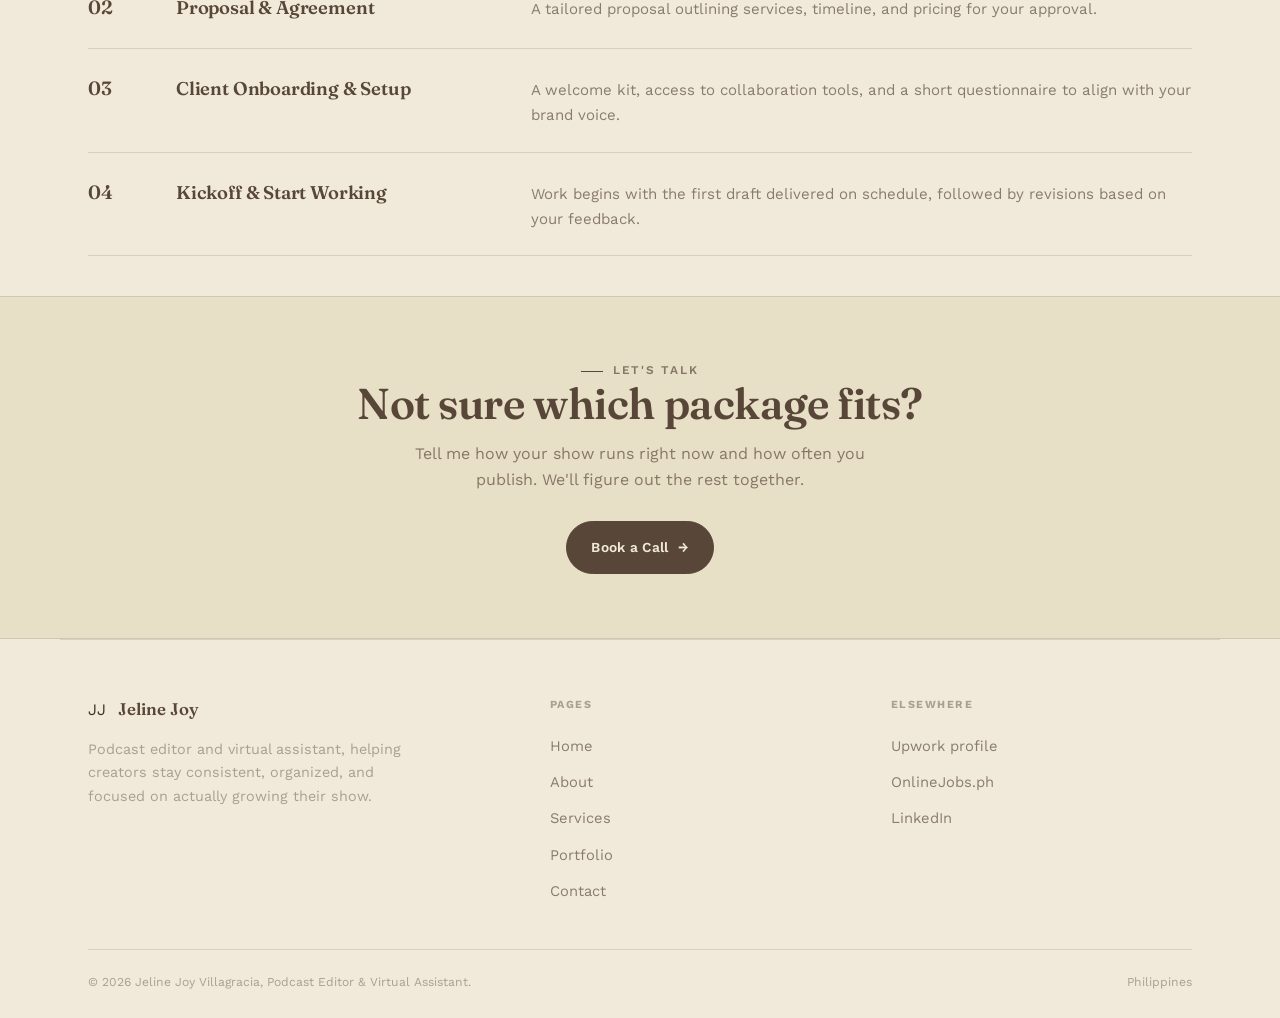
<file: services.html>
<!DOCTYPE html>
<html lang="en">
<head>
<meta charset="UTF-8">
<meta name="viewport" content="width=device-width, initial-scale=1.0">
<title>Services | Jeline Joy Villagracia</title>
<meta name="description" content="Podcast editing, audio editing, show notes, video editing, content repurposing, admin support, social media, and graphic design services.">
<link rel="preconnect" href="https://fonts.googleapis.com">
<link href="https://fonts.googleapis.com/css2?family=Fraunces:opsz,wght@9..144,500;9..144,600;9..144,700&family=Work+Sans:wght@400;500;600;700&display=swap" rel="stylesheet">
<link rel="stylesheet" href="./style.css">
</head>
<body>

<header class="nav-bar">
  <a class="brand" href="./index.html">
    <span class="mark">JJ</span>
    <span>Jeline Joy<br><small>Edit &amp; Build</small></span>
  </a>
  <button class="menu-toggle" aria-label="Open menu" aria-expanded="false">☰</button>
  <nav class="nav-links" aria-label="Main navigation">
    <a href="./index.html">Home</a>
    <a href="./about.html">About</a>
    <a href="./services.html" aria-current="page">Services</a>
    <a href="./portfolio.html">Portfolio</a>
    <a href="./contact.html">Contact</a>
  </nav>
  <div class="nav-actions">
    <a class="btn btn-primary" href="./contact.html">Book a Call</a>
  </div>
</header>

<main>

<section class="page-hero wrap">
  <span class="eyebrow">Services Offered</span>
  <h1>Everything a podcast needs to sound and look ready.</h1>
  <p class="lead">From the raw recording all the way to show notes and social clips. Each one below works fine on its own, or you can stack them into a full production package.</p>
</section>

<section class="section wrap">
  <div class="service-list">

    <div class="service reveal">
      <span class="step-num">01</span>
      <div><h3>Audio Editing</h3></div>
      <div class="service-copy">
        <p>Noise gone, levels balanced, dialogue cleaned up. The goal is every episode sounding the same from open to close, not just the good takes.</p>
      </div>
    </div>

    <div class="service reveal">
      <span class="step-num">02</span>
      <div><h3>Podcast Editing</h3></div>
      <div class="service-copy">
        <p>The full episode, produced start to finish. Cuts, pacing, intro and outro placement, structure. It comes back ready to publish.</p>
      </div>
    </div>

    <div class="service reveal">
      <span class="step-num">03</span>
      <div><h3>Show Notes Writing</h3></div>
      <div class="service-copy">
        <p>Show notes and episode descriptions written so new listeners can actually find the episode, not buried keyword soup.</p>
      </div>
    </div>

    <div class="service reveal">
      <span class="step-num">04</span>
      <div><h3>Video Editing</h3></div>
      <div class="service-copy">
        <p>Video podcast editing, intros, outros, ad cuts. Paced differently depending on whether it's YouTube, a talking-head format, or multiple speakers.</p>
      </div>
    </div>

    <div class="service reveal">
      <span class="step-num">05</span>
      <div><h3>Podcast Content Repurposing</h3></div>
      <div class="service-copy">
        <p>I go through the full episode and pull out the strongest moments as short-form clips, audiograms, and social-ready cuts.</p>
      </div>
    </div>

    <div class="service reveal">
      <span class="step-num">06</span>
      <div><h3>Admin Assistance</h3></div>
      <div class="service-copy">
        <p>Guest booking, scheduling, general production workflow. The stuff that keeps a weekly show actually weekly.</p>
      </div>
    </div>

    <div class="service reveal">
      <span class="step-num">07</span>
      <div><h3>Social Media Management</h3></div>
      <div class="service-copy">
        <p>Post scheduling and content coordination so the social side doesn't go quiet between episodes.</p>
      </div>
    </div>

    <div class="service reveal">
      <span class="step-num">08</span>
      <div><h3>Graphic Designing</h3></div>
      <div class="service-copy">
        <p>Cover art, YouTube thumbnails, layout design, all matched to whatever tone the show is actually going for.</p>
      </div>
    </div>

    <div class="service reveal">
      <span class="step-num">09</span>
      <div><h3>Web Development</h3></div>
      <div class="service-copy">
        <p>Responsive websites, Webflow builds, and internal systems for clients who need a site to go along with everything else.</p>
      </div>
    </div>

  </div>
</section>

<section class="section wrap">
  <div class="section-head">
    <div><span class="eyebrow">Packages</span><h2>Packages to fit how your show runs.</h2></div>
    <p>None of these are fixed. They're starting points, and most clients end up tweaking one anyway.</p>
  </div>
  <div class="pricing-grid">
    <div class="price-card reveal">
      <h3>Basic</h3>
      <div class="price">$300<small> / month</small></div>
      <ul>
        <li>Uploading up to 4 episodes monthly</li>
        <li>Basic audio cleanup</li>
        <li>Episode descriptions</li>
        <li>Post scheduling</li>
        <li>Cover art creation</li>
      </ul>
      <a class="btn btn-ghost" href="./contact.html">Select Plan</a>
    </div>
    <div class="price-card featured reveal">
      <h3>Premium</h3>
      <div class="price">$900<small> / month</small></div>
      <ul>
        <li>Audio and video editing</li>
        <li>Editing plus intro/outro placement</li>
        <li>Content repurposing for socials (up to 5 clips per episode)</li>
        <li>Cover art &amp; thumbnail creation</li>
        <li>Admin support for podcast operations</li>
        <li>Social media management</li>
      </ul>
      <a class="btn btn-primary" href="./contact.html">Select Plan</a>
    </div>
    <div class="price-card reveal">
      <h3>Advanced</h3>
      <div class="price">$600<small> / month</small></div>
      <ul>
        <li>Weekly episode uploads</li>
        <li>Audio and video editing</li>
        <li>2 video clips per episode</li>
        <li>Show notes creation</li>
        <li>Episode descriptions</li>
        <li>Cover art &amp; thumbnail creation</li>
      </ul>
      <a class="btn btn-ghost" href="./contact.html">Select Plan</a>
    </div>
  </div>
  <p style="margin-top:24px; color:var(--ink-faint); font-size:0.86rem;">Hourly rate also available at $20/hr for one-off or smaller-scope work.</p>
</section>

<section class="section wrap section-tight">
  <div class="section-head">
    <div><span class="eyebrow">How I work with clients</span><h2>Four steps, start to finish.</h2></div>
  </div>
  <div class="process">
    <div class="process-row reveal"><span class="step-num">01</span><h4>Discovery Call</h4><p>A quick call to understand your business goals, target audience, and editing needs.</p></div>
    <div class="process-row reveal"><span class="step-num">02</span><h4>Proposal &amp; Agreement</h4><p>A tailored proposal outlining services, timeline, and pricing for your approval.</p></div>
    <div class="process-row reveal"><span class="step-num">03</span><h4>Client Onboarding &amp; Setup</h4><p>A welcome kit, access to collaboration tools, and a short questionnaire to align with your brand voice.</p></div>
    <div class="process-row reveal"><span class="step-num">04</span><h4>Kickoff &amp; Start Working</h4><p>Work begins with the first draft delivered on schedule, followed by revisions based on your feedback.</p></div>
  </div>
</section>

<section class="cta-band">
  <div class="wrap">
    <span class="eyebrow" style="justify-content:center;">Let's talk</span>
    <h2>Not sure which package fits?</h2>
    <p>Tell me how your show runs right now and how often you publish. We'll figure out the rest together.</p>
    <div class="cta-actions">
      <a class="btn btn-primary" href="./contact.html">Book a Call</a>
    </div>
  </div>
</section>

</main>

<footer class="footer wrap">
  <div class="footer-top">
    <div>
      <a class="footer-brand" href="./index.html"><span class="mark">JJ</span><span style="font-family:var(--display); font-weight:600; font-size:1.05rem; color:var(--ink);">Jeline Joy</span></a>
      <p>Podcast editor and virtual assistant, helping creators stay consistent, organized, and focused on actually growing their show.</p>
    </div>
    <div class="footer-links">
      <h5>Pages</h5>
      <a href="./index.html">Home</a>
      <a href="./about.html">About</a>
      <a href="./services.html">Services</a>
      <a href="./portfolio.html">Portfolio</a>
      <a href="./contact.html">Contact</a>
    </div>
    <div class="footer-links">
      <h5>Elsewhere</h5>
      <a href="https://www.upwork.com/freelancers/~01a54a741a6106305e" target="_blank" rel="noopener">Upwork profile</a>
      <a href="https://www.onlinejobs.ph/jobseekers/info/1028850" target="_blank" rel="noopener">OnlineJobs.ph</a>
      <a href="https://www.linkedin.com/in/jelinejoy444a131a2/" target="_blank" rel="noopener">LinkedIn</a>
    </div>
  </div>
  <div class="footer-bottom">
    <span>&copy; 2026 Jeline Joy Villagracia, Podcast Editor &amp; Virtual Assistant.</span>
    <span>Philippines</span>
  </div>
</footer>

<script src="./script.js"></script>
</body>
</html>
</file>
<file: style.css>
/* ============================================================
   Jeline Joy Villagracia, Podcast Editor & Virtual Assistant
   Design tokens
   ============================================================ */
:root{
  --paper: #f1eada;
  --paper-2: #e8dfc7;
  --card: #faf6ea;
  --ink: #584738;
  --ink-2: #3c3025;
  --ink-soft: rgba(88,71,56,0.68);
  --ink-faint: rgba(88,71,56,0.46);
  --line: rgba(88,71,56,0.16);
  --line-strong: rgba(88,71,56,0.34);
  --accent-tint: #eadfc4;
  --white: #fffdf8;
  --radius: 3px;

  --display: "Fraunces", "Georgia", serif;
  --body: "Work Sans", "Segoe UI", sans-serif;
}

*{ box-sizing:border-box; }
html{ scroll-behavior:smooth; }
body{
  margin:0;
  background:var(--paper);
  color:var(--ink-2);
  font-family:var(--body);
  font-size:16px;
  line-height:1.65;
  -webkit-font-smoothing:antialiased;
}
img{ max-width:100%; display:block; }
a{ color:inherit; text-decoration:none; }
h1,h2,h3,h4{
  font-family:var(--display);
  font-weight:600;
  color:var(--ink);
  margin:0 0 .4em;
  line-height:1.08;
  letter-spacing:-0.01em;
}
h1{ font-size:clamp(2.4rem,6vw,4.4rem); font-weight:600; }
h2{ font-size:clamp(1.8rem,3.6vw,2.7rem); }
h3{ font-size:1.25rem; }
p{ margin:0 0 1em; }
.lead{ font-size:1.12rem; color:var(--ink-soft); max-width:54ch; }

:focus-visible{ outline:2px solid var(--ink); outline-offset:3px; }
@media (prefers-reduced-motion: reduce){
  *{ animation-duration:0.001ms !important; animation-iteration-count:1 !important; transition-duration:0.001ms !important; scroll-behavior:auto !important; }
}

.wrap{ max-width:1160px; margin:0 auto; padding:0 28px; }
.eyebrow{
  font-family:var(--body);
  font-size:0.74rem;
  font-weight:600;
  letter-spacing:0.16em;
  text-transform:uppercase;
  color:var(--ink-soft);
  display:flex; align-items:center; gap:10px;
}
.eyebrow::before{ content:""; width:22px; height:1px; background:var(--ink); }

/* ---------- buttons ---------- */
.btn{
  display:inline-flex; align-items:center; gap:10px;
  font-family:var(--body); font-size:0.86rem; font-weight:600; letter-spacing:0.02em;
  padding:14px 24px; border:1px solid var(--ink); border-radius:30px;
  transition:background .2s ease, color .2s ease, transform .2s ease, border-color .2s ease;
  white-space:nowrap;
}
.btn-primary{ background:var(--ink); border-color:var(--ink); color:var(--paper); }
.btn-primary:hover{ background:var(--ink-2); border-color:var(--ink-2); transform:translateY(-1px); }
.btn-ghost{ color:var(--ink); background:transparent; }
.btn-ghost:hover{ background:var(--ink); color:var(--paper); }
.btn::after{ content:"→"; transition:transform .2s ease; }
.btn:hover::after{ transform:translateX(3px); }

/* ---------- header ---------- */
.nav-bar{
  position:sticky; top:0; z-index:50;
  display:flex; align-items:center; justify-content:space-between;
  padding:16px 28px; background:rgba(241,234,218,0.98);
  border-bottom:1px solid var(--line);
}
.brand{ display:flex; align-items:center; gap:12px; }
.brand .mark{
  width:42px; height:42px; border-radius:50%; background:var(--ink); color:var(--paper);
  display:flex; align-items:center; justify-content:center; font-family:var(--display); font-weight:600; font-size:1rem; letter-spacing:.02em;
  flex-shrink:0;
}
.brand span{ font-family:var(--display); font-size:1.12rem; font-weight:600; color:var(--ink); }
.brand small{ display:block; font-family:var(--body); font-size:0.62rem; letter-spacing:.14em; color:var(--ink-faint); text-transform:uppercase; font-weight:600; }

.nav-links{ display:flex; gap:2px; align-items:center; }
.nav-links a{
  font-family:var(--body); font-size:0.86rem; font-weight:500; letter-spacing:.01em;
  padding:10px 16px; color:var(--ink-soft); position:relative;
}
.nav-links a:hover{ color:var(--ink); }
.nav-links a[aria-current="page"]{ color:var(--ink); font-weight:600; }
.nav-links a[aria-current="page"]::after{
  content:""; position:absolute; left:16px; right:16px; bottom:4px; height:2px; background:var(--ink);
}
.nav-actions{ display:flex; align-items:center; gap:14px; }
.menu-toggle{
  display:none; width:40px; height:40px; border:1px solid var(--line-strong); background:none; border-radius:50%;
  color:var(--ink); font-family:var(--body); cursor:pointer; font-size:1.1rem;
}

@media (max-width:920px){
  .nav-links{
    position:fixed; inset:65px 0 0 0; flex-direction:column; align-items:flex-start;
    background:var(--paper); padding:24px 28px; gap:4px; transform:translateY(-8px);
    opacity:0; pointer-events:none; transition:opacity .2s ease, transform .2s ease;
    z-index:100; overflow-y:auto;
  }
  .nav-links.open{ opacity:1; pointer-events:auto; transform:translateY(0); }
  .nav-links a{ width:100%; padding:16px 6px; border-bottom:1px solid var(--line); font-size:1rem; }
  .menu-toggle{ display:block; }
  .nav-actions{ display:none; }
}

/* ---------- hero / waveform signature ---------- */
.hero{ padding-top:64px; padding-bottom:40px; }
.hero-grid{ display:grid; grid-template-columns:1.25fr 0.9fr; gap:52px; align-items:center; }
.hero-stats{ display:flex; flex-wrap:wrap; gap:30px; margin-top:8px; }
.hero-stats div{ border-left:1px solid var(--line-strong); padding-left:14px; }
.hero-stats b{ display:block; font-family:var(--display); font-size:1.7rem; font-weight:600; color:var(--ink); }
.hero-stats span{ font-family:var(--body); font-size:0.68rem; letter-spacing:.08em; text-transform:uppercase; color:var(--ink-faint); font-weight:600; }
.hero-actions{ display:flex; gap:14px; margin-top:28px; flex-wrap:wrap; }

.hero-portrait{
  position:relative; border-radius:14px; overflow:hidden; aspect-ratio:4/5; background:var(--paper-2);
  border:1px solid var(--line);
}
.hero-portrait img{ width:100%; height:100%; object-fit:cover; display:block; }
.hero-portrait .tag{
  position:absolute; bottom:16px; left:16px; background:var(--card); border:1px solid var(--line-strong);
  border-radius:30px; padding:8px 16px; font-size:0.76rem; font-weight:600; color:var(--ink); display:flex; align-items:center; gap:8px;
}
.hero-portrait .tag::before{ content:""; width:8px; height:8px; border-radius:50%; background:#5c8a5c; }

.waveform-block{ margin-top:56px; border:1px solid var(--line-strong); background:var(--card); border-radius:16px; padding:26px 28px; }
.waveform-head{ display:flex; justify-content:space-between; align-items:center; margin-bottom:18px; flex-wrap:wrap; gap:12px; }
.waveform-head span.wf-label{ font-size:0.76rem; font-weight:600; letter-spacing:.08em; text-transform:uppercase; color:var(--ink-faint); }
.wf-toggle{ display:flex; border:1px solid var(--line-strong); border-radius:30px; overflow:hidden; }
.wf-toggle button{ font-family:var(--body); font-size:0.78rem; font-weight:600; padding:8px 18px; background:none; border:none; color:var(--ink-soft); cursor:pointer; }
.wf-toggle button.active{ background:var(--ink); color:var(--paper); }
.wf-bars{ display:flex; align-items:center; gap:3px; height:90px; }
.wf-bars i{ flex:1; background:var(--ink); border-radius:2px; opacity:0.75; transition:height .35s cubic-bezier(.4,0,.2,1); }
.waveform-caption{ margin-top:14px; font-size:0.86rem; color:var(--ink-soft); }

/* ---------- marquee ---------- */
.marquee{ border-top:1px solid var(--line); border-bottom:1px solid var(--line); overflow:hidden; padding:16px 0; margin:56px 0; }
.marquee-track{ display:flex; gap:40px; width:max-content; animation:scroll-left 30s linear infinite; }
.marquee-track span{ font-family:var(--body); font-size:0.82rem; font-weight:600; letter-spacing:.06em; text-transform:uppercase; color:var(--ink-faint); }
.marquee-track span::after{ content:"·"; margin-left:40px; color:var(--ink); }
@keyframes scroll-left{ from{ transform:translateX(0); } to{ transform:translateX(-50%); } }

/* ---------- sections ---------- */
.section{ padding-top:72px; padding-bottom:72px; }
.section-tight{ padding-top:40px; padding-bottom:40px; }
.section-head{ display:flex; justify-content:space-between; align-items:flex-end; gap:24px; margin-bottom:40px; flex-wrap:wrap; }
.section-head p{ max-width:44ch; color:var(--ink-soft); margin:0; }

/* format / service cards */
.card-grid{ display:grid; grid-template-columns:repeat(3,1fr); gap:1px; background:var(--line); border:1px solid var(--line); border-radius:16px; overflow:hidden; }
.card-grid.cols-4{ grid-template-columns:repeat(4,1fr); }
.card{ background:var(--card); padding:32px 28px; display:flex; flex-direction:column; gap:12px; transition:background .2s ease; }
.card:hover{ background:var(--white); }
.card .tc-num{ font-family:var(--display); font-size:0.9rem; font-weight:600; color:var(--ink-faint); }
.card p{ color:var(--ink-soft); margin-bottom:0; font-size:0.94rem; }
@media (max-width:1080px){ .card-grid.cols-4{ grid-template-columns:repeat(2,1fr); } }
@media (max-width:920px){ .card-grid{ grid-template-columns:1fr; } .card-grid.cols-4{ grid-template-columns:1fr; } }

/* process timeline */
.process{ display:flex; flex-direction:column; border-top:1px solid var(--line); }
.process-row{ display:grid; grid-template-columns:64px 1fr 2fr; gap:24px; padding:24px 0; border-bottom:1px solid var(--line); align-items:baseline; }
.process-row .step-num{ font-family:var(--display); color:var(--ink); font-size:1.2rem; font-weight:600; }
.process-row h4{ font-family:var(--display); font-size:1.15rem; margin:0; font-weight:600; }
.process-row p{ margin:0; color:var(--ink-soft); font-size:0.94rem; }
@media (max-width:760px){ .process-row{ grid-template-columns:1fr; gap:6px; } }

/* trust / stats strip */
.stat-strip{ display:grid; grid-template-columns:repeat(3,1fr); border:1px solid var(--line); border-radius:16px; overflow:hidden; }
.stat-strip div{ padding:26px 20px; border-right:1px solid var(--line); background:var(--card); }
.stat-strip div:last-child{ border-right:none; }
.stat-strip b{ display:block; font-family:var(--display); font-size:1.9rem; color:var(--ink); font-weight:600; }
.stat-strip span{ font-family:var(--body); font-size:0.66rem; letter-spacing:.08em; text-transform:uppercase; color:var(--ink-faint); font-weight:600; }
@media (max-width:860px){ .stat-strip{ grid-template-columns:1fr;} .stat-strip div{ border-right:none; border-bottom:1px solid var(--line);} .stat-strip div:last-child{border-bottom:none;} }

/* CTA band */
.cta-band{
  border-top:1px solid var(--line); border-bottom:1px solid var(--line);
  padding:64px 0; text-align:center; background:var(--paper-2);
}
.cta-band h2{ margin-bottom:.3em; }
.cta-band p{ color:var(--ink-soft); margin:0 auto 28px; max-width:48ch; }
.cta-actions{ display:flex; gap:14px; justify-content:center; flex-wrap:wrap; }

/* ---------- footer ---------- */
.footer{ border-top:1px solid var(--line); padding-top:56px; padding-bottom:26px; }
.footer-top{ display:grid; grid-template-columns:1.4fr 1fr 1fr; gap:40px; margin-bottom:40px; }
.footer-brand{ display:flex; align-items:center; gap:12px; margin-bottom:14px; }
.footer p{ color:var(--ink-faint); font-size:0.9rem; max-width:38ch; }
.footer h5{ font-family:var(--body); font-size:0.68rem; font-weight:700; letter-spacing:.14em; text-transform:uppercase; color:var(--ink-faint); margin:0 0 14px; }
.footer-links a{ display:block; padding:6px 0; color:var(--ink-soft); font-size:0.92rem; }
.footer-links a:hover{ color:var(--ink); }
.footer-bottom{ display:flex; justify-content:space-between; flex-wrap:wrap; gap:10px; padding-top:22px; border-top:1px solid var(--line); font-size:0.76rem; color:var(--ink-faint); }
@media (max-width:760px){ .footer-top{ grid-template-columns:1fr; } }

/* ---------- page hero (inner pages) ---------- */
.page-hero{ padding-top:56px; padding-bottom:32px; border-bottom:1px solid var(--line); }
.page-hero h1{ max-width:18ch; }
.page-hero .lead{ margin-top:14px; }

/* ---------- mobile: collapse + center ---------- */
@media (max-width:920px){
  .hero-grid{ grid-template-columns:1fr; gap:36px; }
  .hero, .page-hero, .section-head{ text-align:center; }
  .hero .eyebrow, .page-hero .eyebrow, .section-head .eyebrow{ justify-content:center; }
  .hero .lead, .page-hero .lead, .section-head p{ margin-left:auto; margin-right:auto; }
  .hero-stats{ justify-content:center; }
  .hero-stats div{ border-left:none; padding-left:0; text-align:center; }
  .hero-actions{ justify-content:center; }
  .section-head{ flex-direction:column; align-items:center; }
  .page-hero h1{ margin-left:auto; margin-right:auto; }
  .waveform-head{ justify-content:center; text-align:center; }
}

/* ---------- about ---------- */
.split{ display:grid; grid-template-columns:1fr 1fr; gap:56px; align-items:start; }
.split-media img{ border-radius:16px; border:1px solid var(--line); }
.principle{ padding:20px 0; border-bottom:1px solid var(--line); }
.principle h4{ font-size:1.05rem; margin-bottom:6px; font-family:var(--display); font-weight:600; }
.principle p{ margin:0; color:var(--ink-soft); font-size:0.94rem; }
.toolkit{ display:flex; flex-wrap:wrap; gap:10px; margin-top:14px; }
.toolkit span{ font-family:var(--body); font-size:0.8rem; font-weight:600; border:1px solid var(--line-strong); padding:8px 16px; border-radius:30px; color:var(--ink-soft); background:var(--card); }
@media (max-width:860px){ .split{ grid-template-columns:1fr; } }

/* ---------- services page ---------- */
.service-list{ display:flex; flex-direction:column; }
.service{ display:grid; grid-template-columns:56px 1.1fr 1.4fr; gap:28px; padding:34px 0; border-bottom:1px solid var(--line); }
.service .step-num{ font-family:var(--display); color:var(--ink); font-size:1.15rem; font-weight:600; }
.service h3{ margin-bottom:8px; }
.service-copy p{ color:var(--ink-soft); }
@media (max-width:860px){ .service{ grid-template-columns:1fr; gap:8px; } }

/* pricing */
.pricing-grid{ display:grid; grid-template-columns:repeat(3,1fr); gap:20px; }
.price-card{ border:1px solid var(--line-strong); border-radius:16px; padding:30px 26px; background:var(--card); display:flex; flex-direction:column; }
.price-card.featured{ background:var(--ink); color:var(--paper); border-color:var(--ink); }
.price-card.featured h3, .price-card.featured .price, .price-card.featured .price small{ color:var(--paper); }
.price-card.featured ul li{ color:rgba(241,234,218,0.85); }
.price-card.featured ul li::before{ color:var(--paper); }
.price-card .price{ font-family:var(--display); font-size:2.2rem; font-weight:600; color:var(--ink); margin:10px 0 20px; }
.price-card .price small{ font-family:var(--body); font-size:0.8rem; font-weight:500; color:var(--ink-faint); }
.price-card ul{ list-style:none; padding:0; margin:0 0 24px; flex:1; }
.price-card ul li{ padding:8px 0; border-bottom:1px solid var(--line); font-size:0.9rem; color:var(--ink-soft); padding-left:20px; position:relative; }
.price-card ul li::before{ content:"•"; position:absolute; left:0; color:var(--ink-faint); }
@media (max-width:920px){ .pricing-grid{ grid-template-columns:1fr; } }

/* ---------- portfolio ---------- */
.portfolio-group{ margin-bottom:64px; }
.group-title{ display:flex; justify-content:space-between; gap:24px; flex-wrap:wrap; margin-bottom:28px; align-items:flex-end; border-bottom:1px solid var(--line); padding-bottom:18px; }
.group-title p{ max-width:42ch; color:var(--ink-soft); margin:0; }
.portfolio-grid{ display:grid; grid-template-columns:repeat(3,1fr); gap:20px; }
.portfolio-card{ background:var(--card); border:1px solid var(--line); border-radius:16px; overflow:hidden; display:flex; flex-direction:column; }
.portfolio-card.clickable{ transition:border-color .2s ease, transform .2s ease; }
.portfolio-card.clickable:hover{ border-color:var(--line-strong); transform:translateY(-2px); }
.portfolio-card .portfolio-body{ padding:20px 22px 22px; display:flex; flex-direction:column; gap:8px; flex:1; }
.portfolio-card .status{ font-family:var(--body); font-size:0.64rem; font-weight:700; letter-spacing:.07em; text-transform:uppercase; padding:4px 10px; border:1px solid var(--line-strong); color:var(--ink-faint); align-self:flex-start; border-radius:30px; }
.portfolio-card .status.open{ color:#4a7a4a; border-color:#4a7a4a; }
.portfolio-top{ display:flex; justify-content:space-between; align-items:flex-start; gap:10px; }
.portfolio-top h3{ font-size:1.02rem; margin:0; }
.portfolio-card p{ color:var(--ink-soft); font-size:0.9rem; margin-bottom:0; }
.tag-row{ display:flex; flex-wrap:wrap; gap:8px; margin-top:auto; padding-top:8px; }
.tag{ font-family:var(--body); font-size:0.68rem; font-weight:600; letter-spacing:.02em; color:var(--ink-faint); border:1px solid var(--line-strong); padding:4px 10px; border-radius:30px; }
.portfolio-img{ aspect-ratio:16/10; overflow:hidden; background:var(--paper-2); }
.drive-card{ position:relative; display:block; }
.drive-card .portfolio-img{ position:relative; }
.drive-card .play-badge{
  position:absolute; top:50%; left:50%; transform:translate(-50%,-50%);
  width:56px; height:56px; border-radius:50%; background:rgba(88,71,56,0.88);
  display:flex; align-items:center; justify-content:center; transition:background .2s ease, transform .2s ease;
}
.drive-card .play-badge::after{
  content:""; width:0; height:0; margin-left:4px;
  border-top:10px solid transparent; border-bottom:10px solid transparent; border-left:16px solid var(--paper);
}
.drive-card:hover .play-badge{ background:var(--ink); transform:translate(-50%,-50%) scale(1.08); }
.drive-card .watch-tag{
  position:absolute; bottom:12px; right:12px; background:var(--card); border:1px solid var(--line-strong);
  border-radius:30px; padding:5px 12px; font-size:0.68rem; font-weight:600; color:var(--ink);
}
.portfolio-img img{ width:100%; height:100%; object-fit:cover; display:block; }
.video-frame{ position:relative; background:var(--paper-2); overflow:hidden; aspect-ratio:16/9; }
.video-frame.portrait{ aspect-ratio:9/16; max-width:220px; margin:0 auto; }
.video-frame video{ width:100%; height:100%; object-fit:cover; display:block; background:#000; }
@media (max-width:920px){ .portfolio-grid{ grid-template-columns:1fr; } }
@media (min-width:600px) and (max-width:920px){ .portfolio-grid{ grid-template-columns:repeat(2,1fr); } }

.section-divider{ display:flex; align-items:center; gap:20px; margin:12px 0 44px; }
.section-divider .num{ font-family:var(--display); font-weight:600; font-size:0.9rem; color:var(--ink); border:1px solid var(--line-strong); padding:6px 14px; border-radius:30px; }
.section-divider .line{ flex:1; height:1px; background:var(--line); }

/* ---------- FAQ ---------- */
.faq-item{ border-bottom:1px solid var(--line); padding:22px 0; }
.faq-item summary{ font-family:var(--display); font-weight:600; font-size:1.05rem; color:var(--ink); cursor:pointer; list-style:none; display:flex; justify-content:space-between; gap:16px; }
.faq-item summary::-webkit-details-marker{ display:none; }
.faq-item summary::after{ content:"+"; font-size:1.3rem; color:var(--ink-faint); flex-shrink:0; }
.faq-item[open] summary::after{ content:"–"; }
.faq-item p{ margin-top:12px; color:var(--ink-soft); }

/* ---------- contact ---------- */
.contact-grid{ display:grid; grid-template-columns:1fr 1fr; gap:56px; }
@media (max-width:860px){ .contact-grid{ grid-template-columns:1fr; gap:40px; } }
.form-field{ margin-bottom:20px; }
.form-field label{ display:block; font-size:0.76rem; font-weight:600; letter-spacing:.04em; text-transform:uppercase; color:var(--ink-faint); margin-bottom:8px; }
.form-field input, .form-field select, .form-field textarea{
  width:100%; background:var(--card); border:1px solid var(--line-strong); color:var(--ink-2); padding:13px 14px;
  font-family:var(--body); font-size:0.95rem; border-radius:8px;
}
.form-field textarea{ resize:vertical; min-height:120px; }
.form-field input:focus, .form-field select:focus, .form-field textarea:focus{ border-color:var(--ink); }
.contact-info .info-row{ display:flex; gap:16px; padding:18px 0; border-bottom:1px solid var(--line); }
.contact-info .info-row b{ display:block; font-size:0.72rem; font-weight:700; letter-spacing:.06em; text-transform:uppercase; color:var(--ink-faint); margin-bottom:4px; }
.note-box{ margin-top:24px; padding:16px 18px; border:1px dashed var(--line-strong); font-size:0.86rem; color:var(--ink-faint); border-radius:12px; }

/* ---------- reveal ---------- */
.reveal{ opacity:0; transform:translateY(16px); transition:opacity .6s ease, transform .6s ease; }
.reveal.in{ opacity:1; transform:translateY(0); }
</file>
